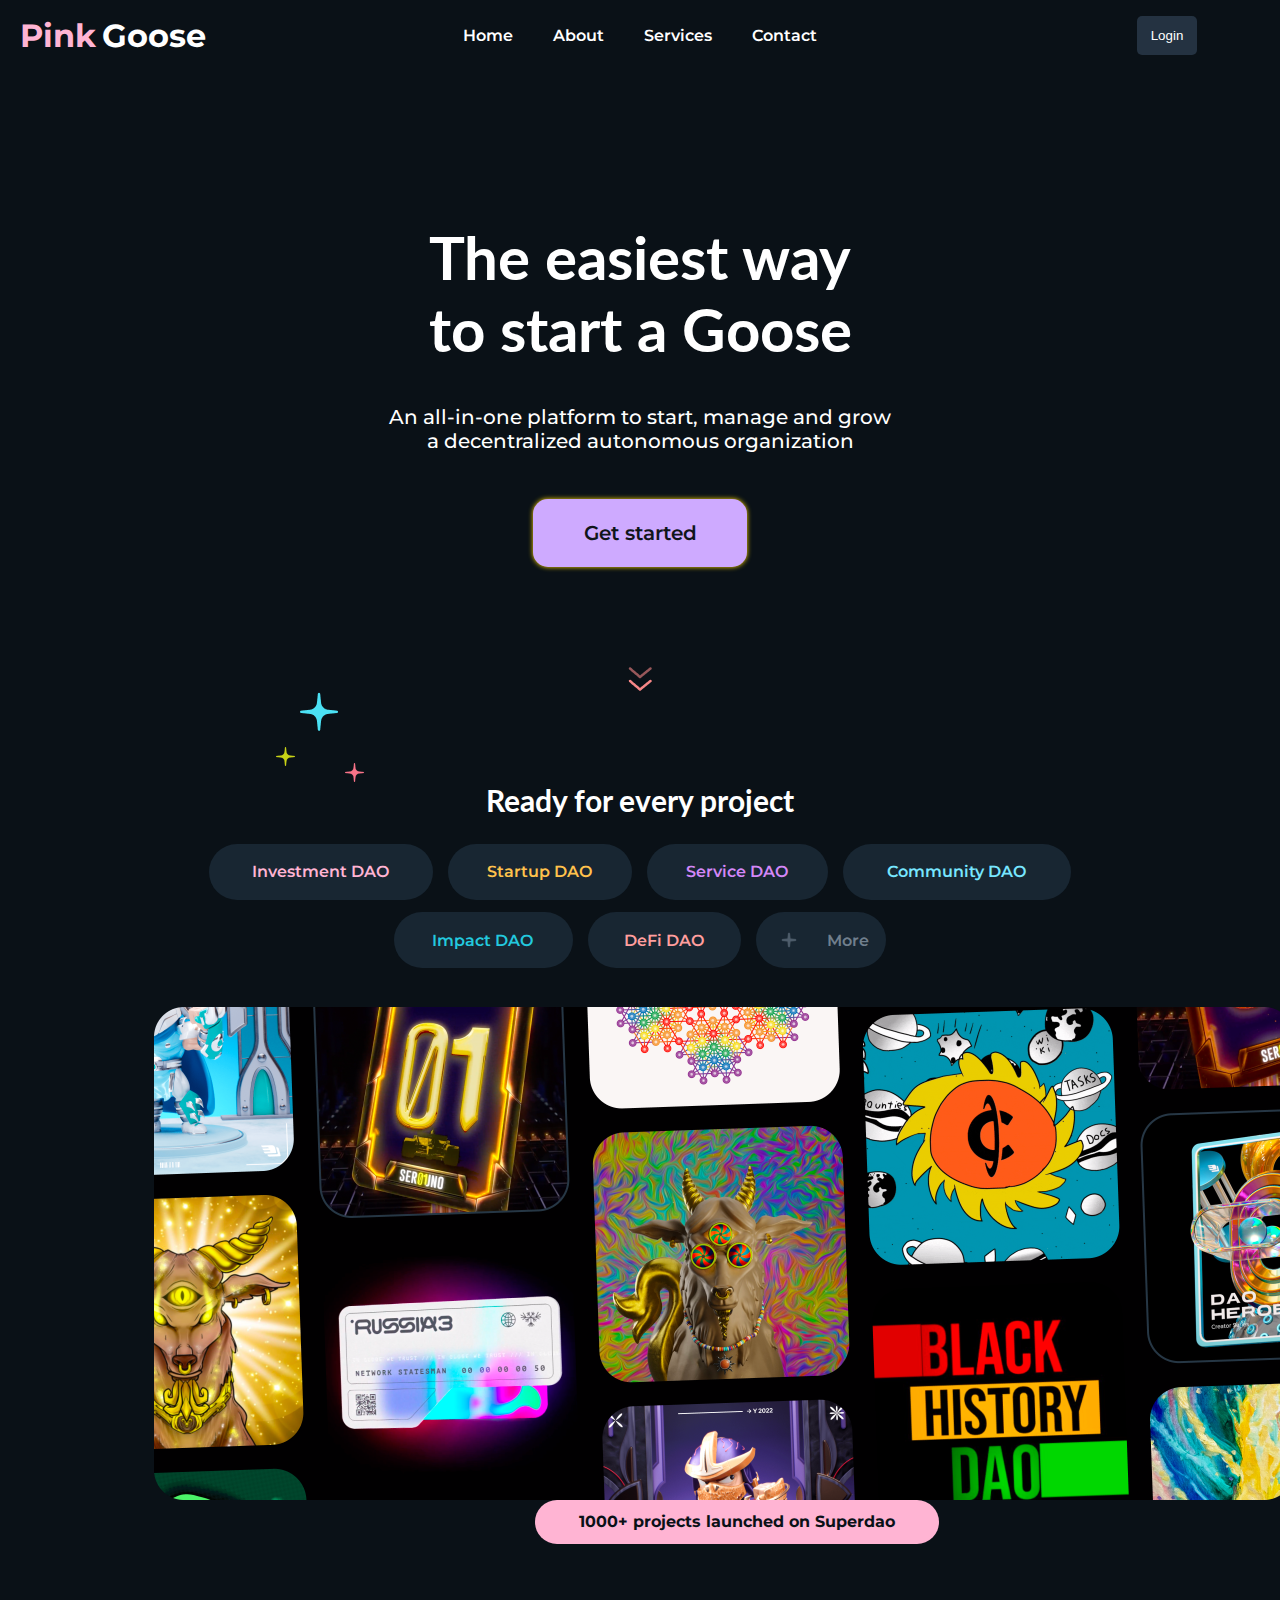
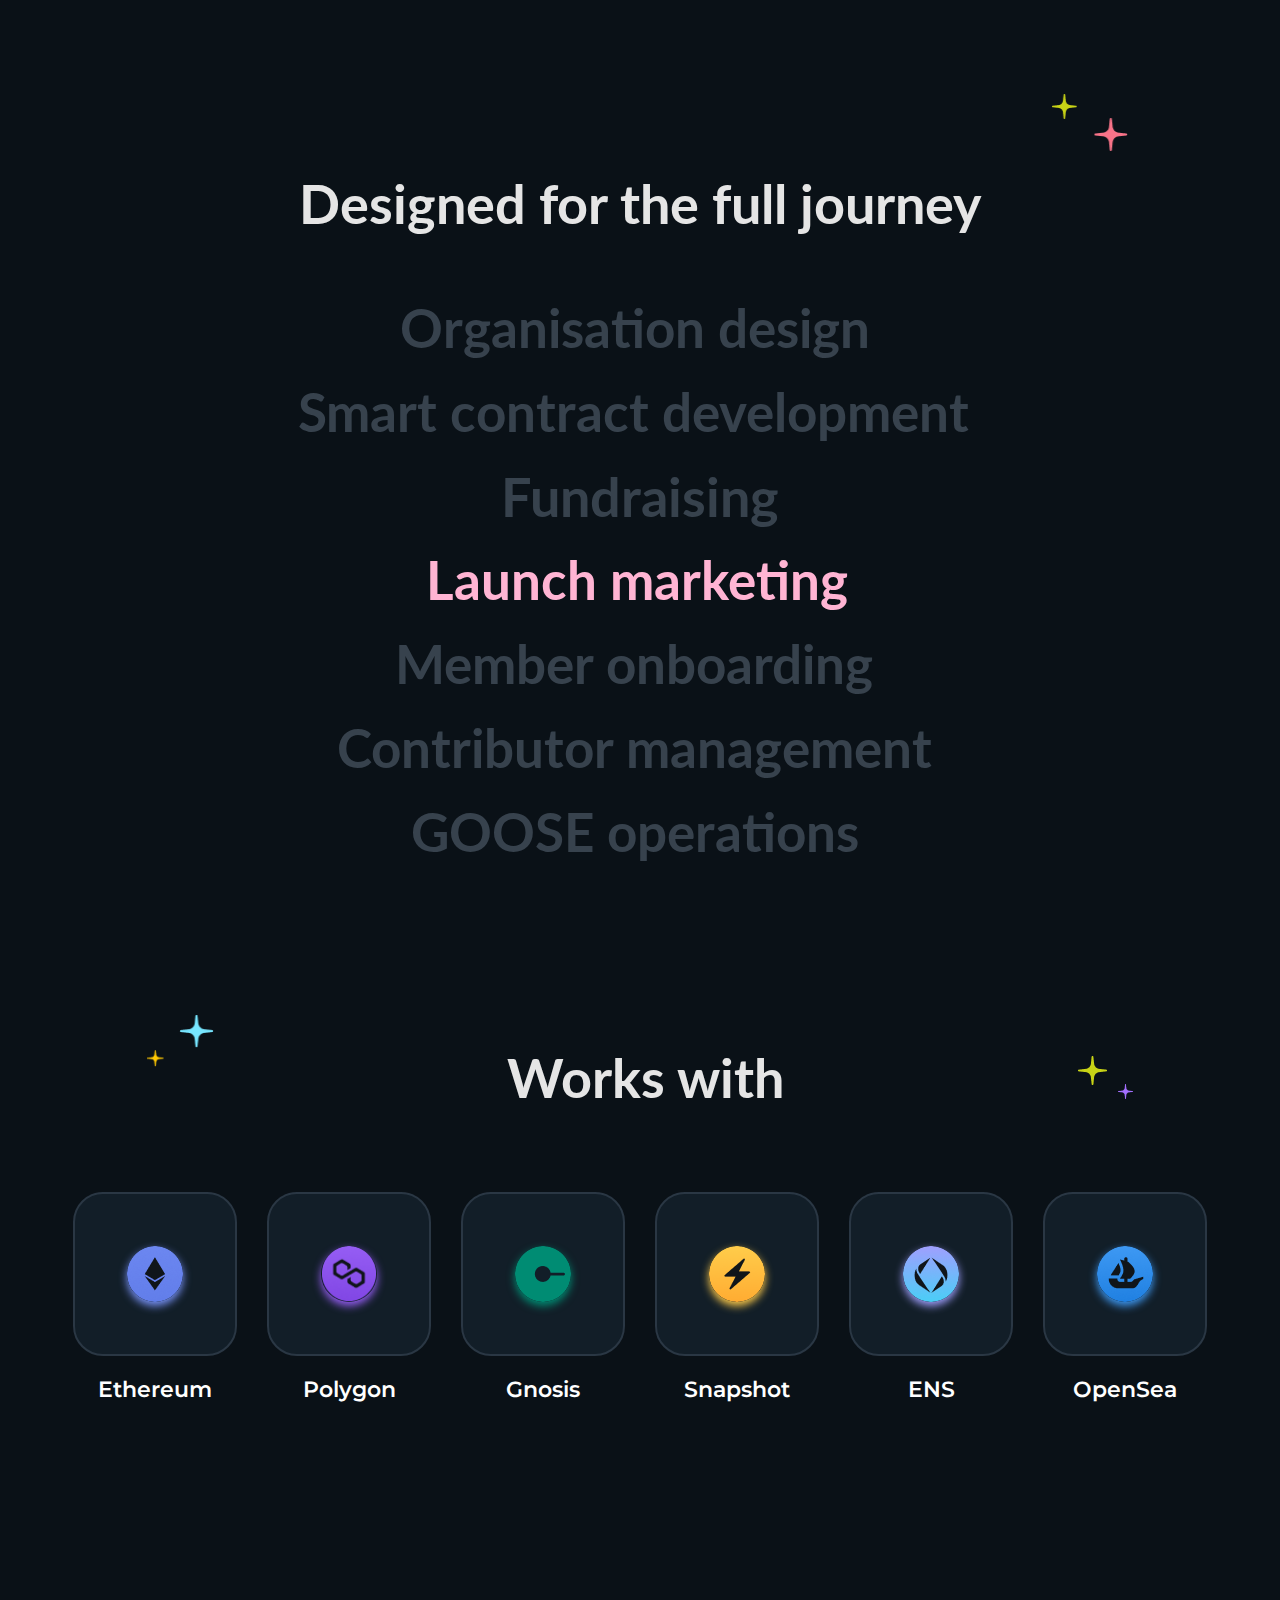
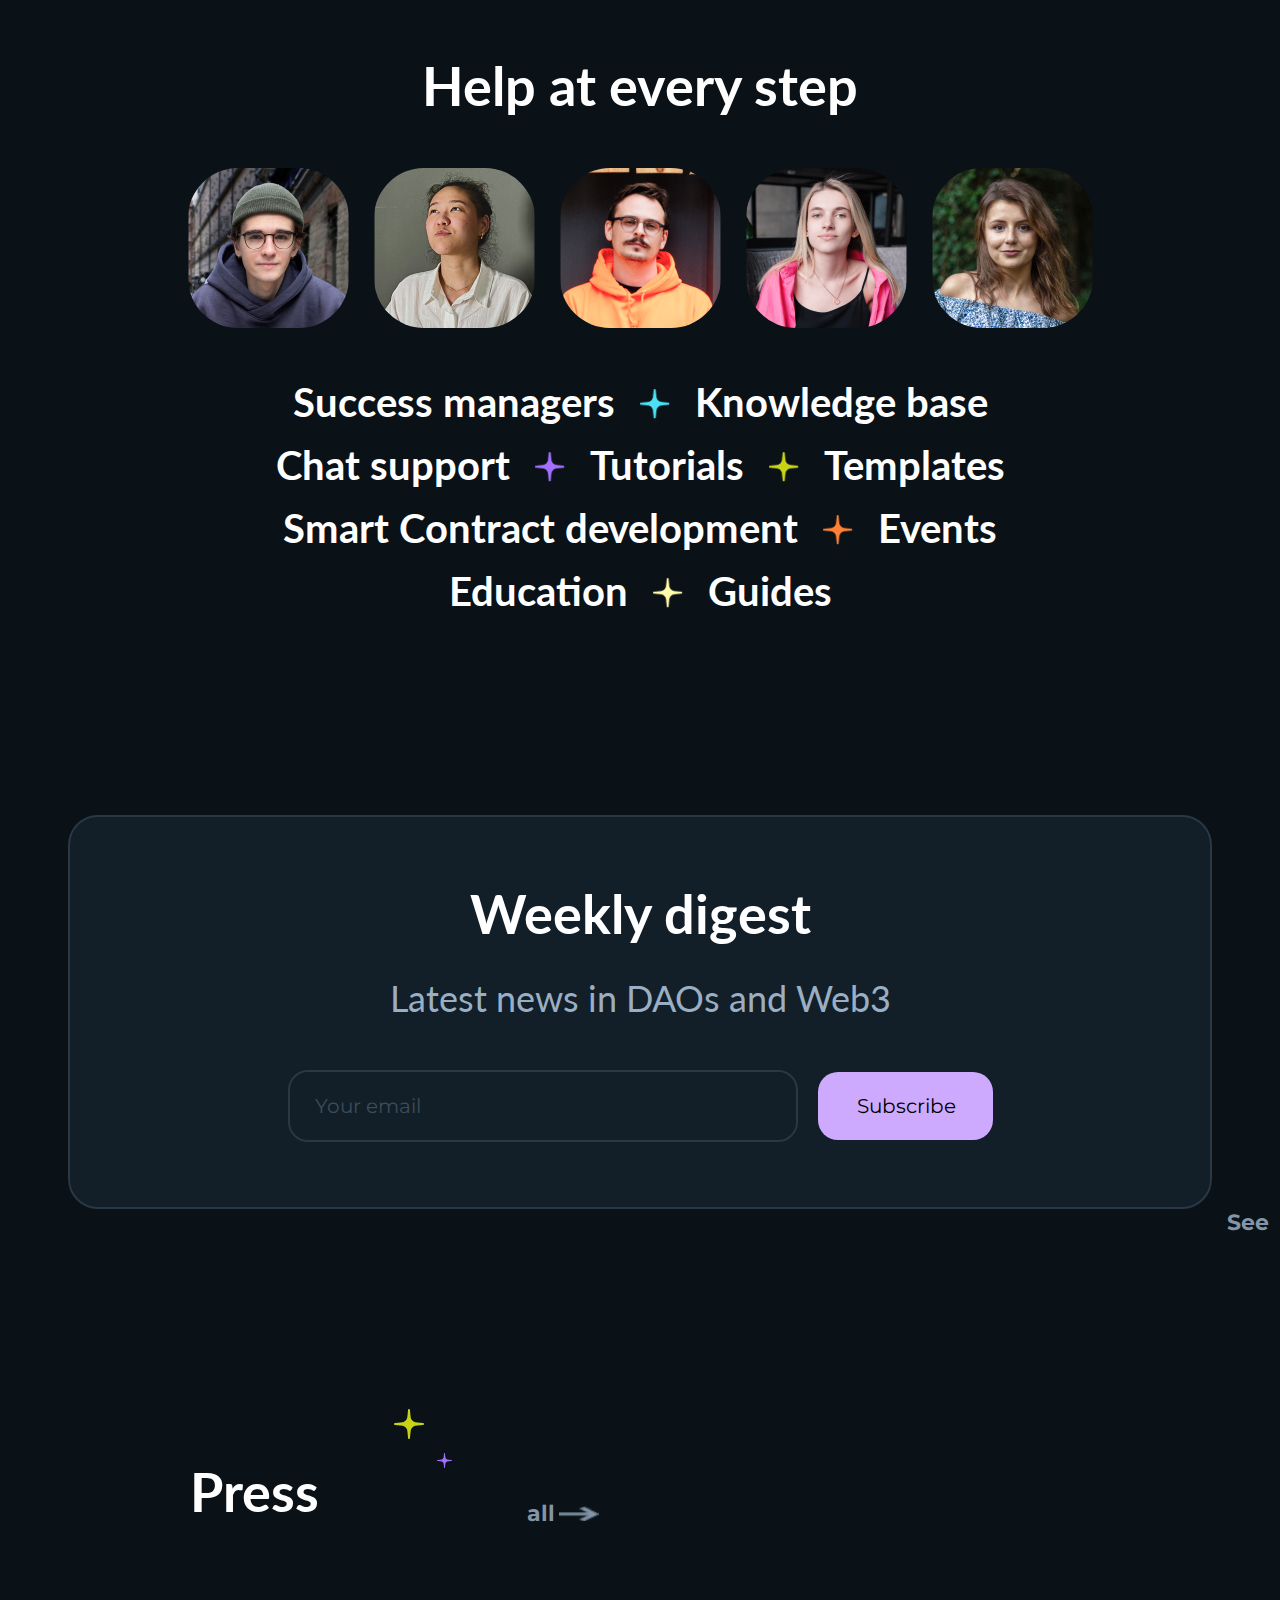
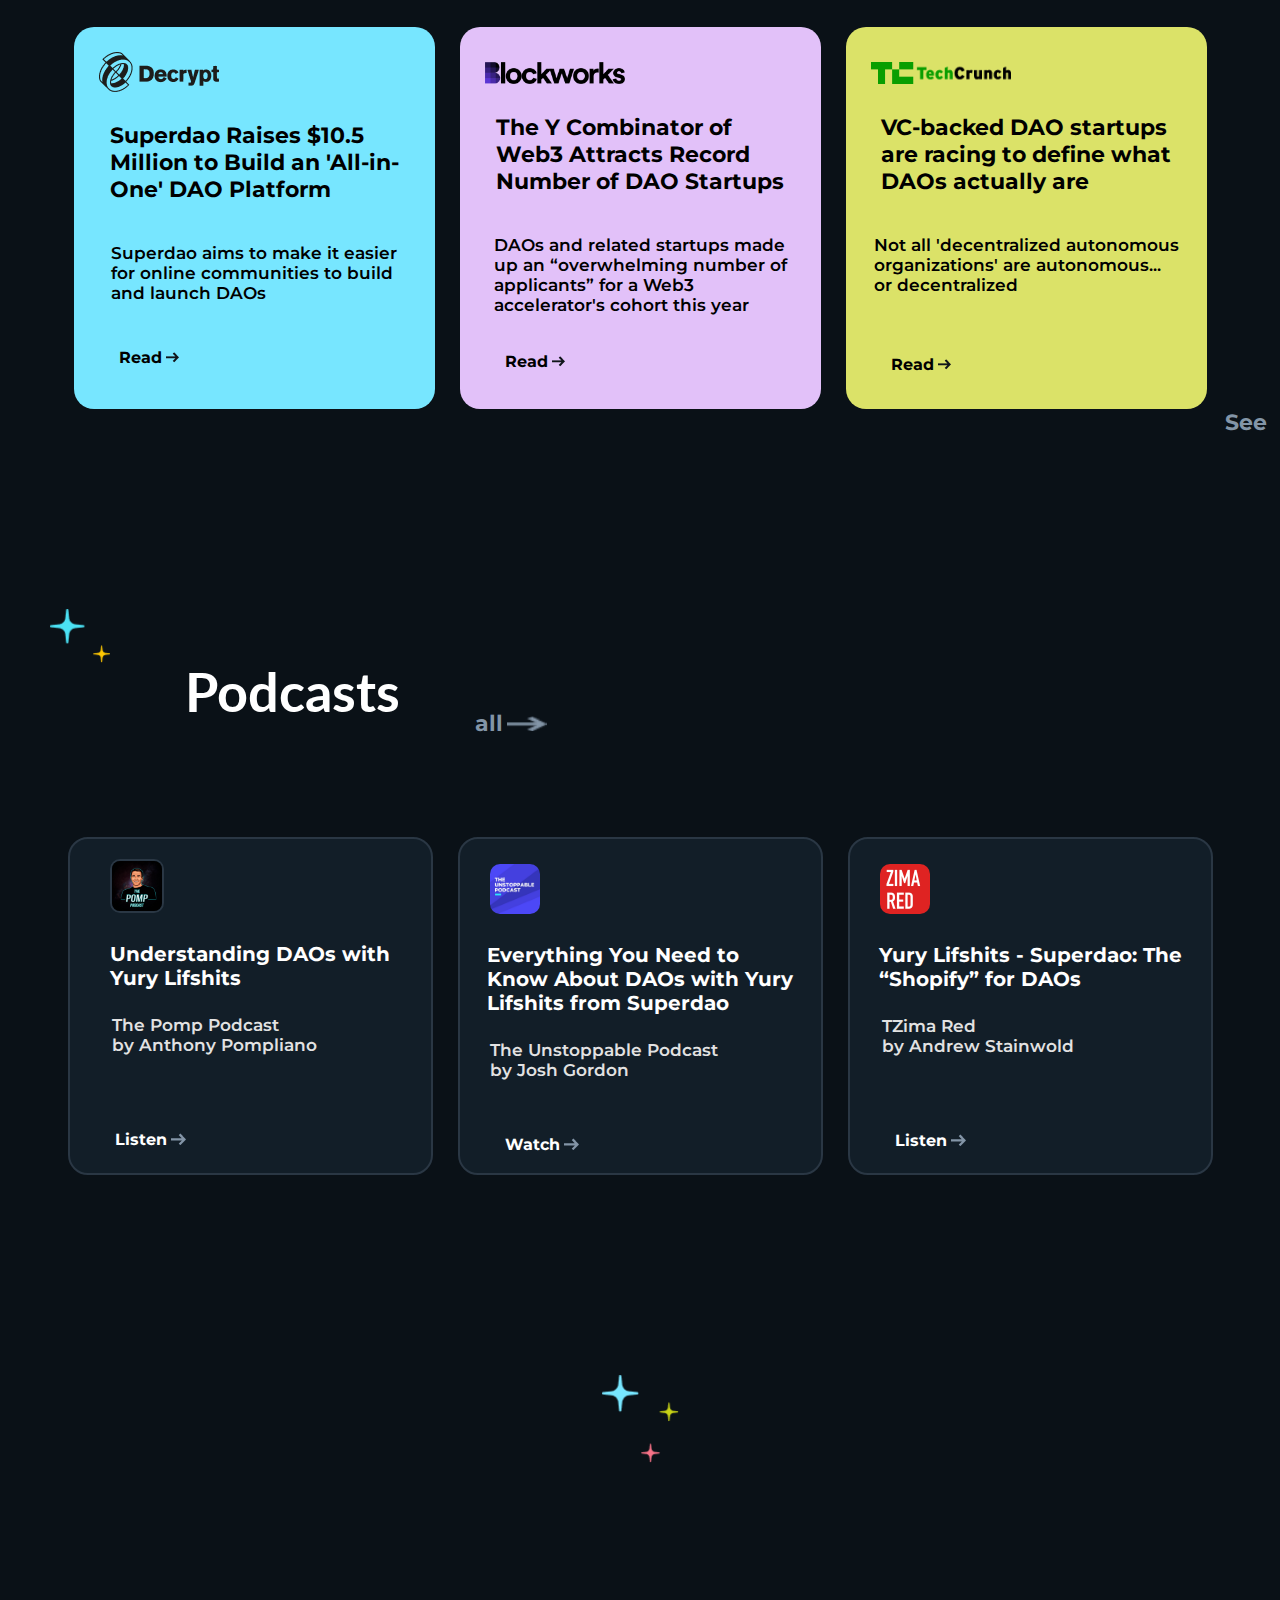
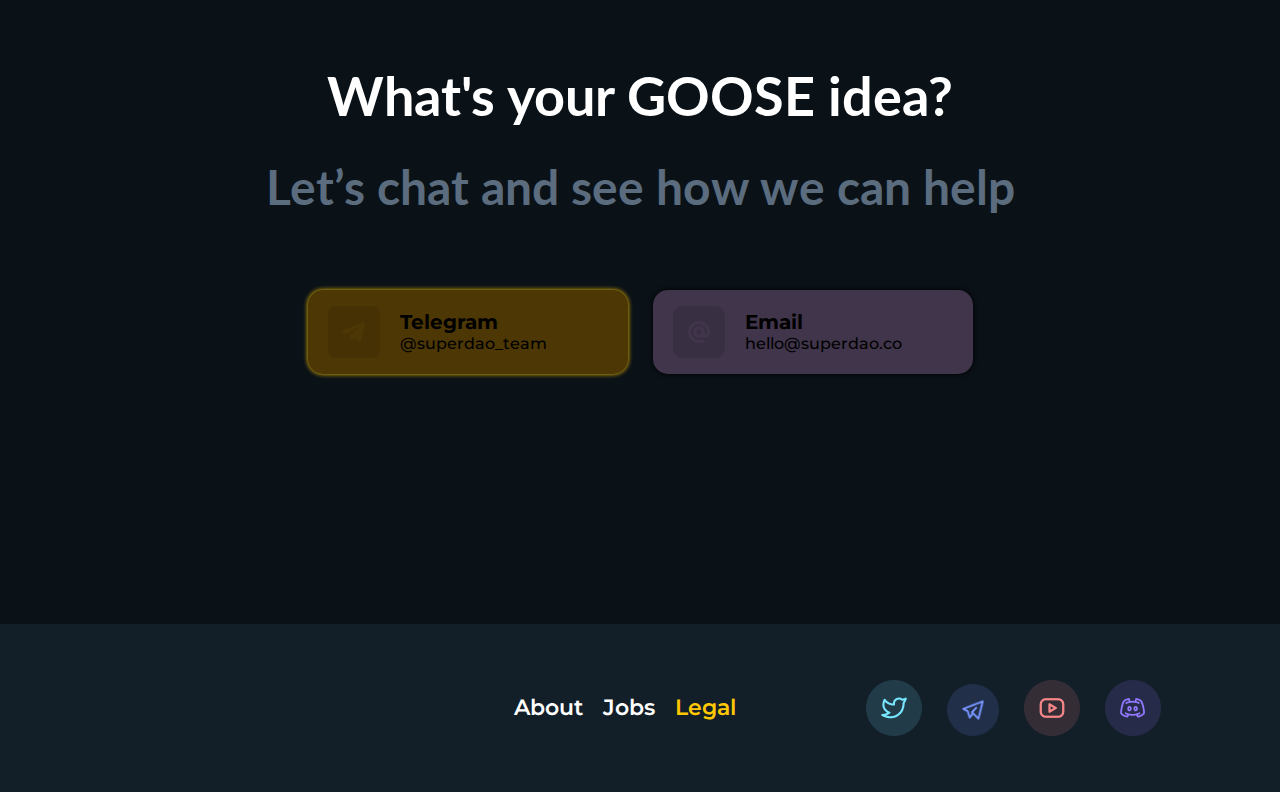
<file: index.html>
<!DOCTYPE html>
<html lang="en">

<head>
    <meta charset="UTF-8">
    <meta name="viewport" content="width=device-width, initial-scale=1.0">
    <title>Pink Goose</title>
    <link rel="stylesheet" href="style.css">
    <style>
        @import url('https://fonts.googleapis.com/css2?family=Montserrat:ital,wght@0,100..900;1,100..900&display=swap');
        @import url('https://fonts.googleapis.com/css2?family=Lato:ital,wght@0,100;0,300;0,400;0,700;0,900;1,100;1,300;1,400;1,700;1,900&family=Montserrat:ital,wght@0,100..900;1,100..900&display=swap');
    </style>
    </style>
</head>

<body>
    <header class="header">
        <h1 class="logo">
            <span class="pink">Pink</span>
            <span class="goose">Goose</span>
        </h1>
        <nav class="navigation">
            <a href="index.html">
                <span class="white-color">Home</span>
            </a>
            <a href="pinkgoose2.html">
                <span class="white-color">About</span>
            </a>
            <a href="pinkgoose3.html">
                <span class="white-color">Services</span>
            </a>
            <a href="pinkgoose4.html">
                <span class="white-color">Contact</span>
            </a>
        </nav>
        <div class="login-container">
            <button class="login-btn">Login</button>
        </div>
    </header>
    <main>
        <div class="main-text">
            <h1>The easiest way<br>to start a Goose</h1>
            <p class="dunnetekst">An all-in-one platform to start, manage and grow<br>a decentralized autonomous
                organization</p>
            <div class="getstarted-container">
                <button class="Getstarted-button">Get started</button>
                <div class="arrows-down">
                    <img src="images/icon/arrows-down.png" alt="arrows-down">
                </div>
                <div class="flex justifycontent">
                    <img src="images/icon/three-stars.png" alt="drie-sterren">
                </div>
                <div class="main-text2">Ready for every project</div>
            </div>
        </div>
        <div class="projects1">
            <div class="investment-container">
                <span class="investment-dao">Investment DAO</span>
            </div>
            <div class="startup-container">
                <span class="startup-dao">Startup DAO</span>
            </div>
            <div class="service-container">
                <span class="service-dao">Service DAO</span>
            </div>
            <div class="community-container">
                <span class="community-dao">Community DAO</span>
            </div>
        </div>
        <div class="projects2">
            <div class="impact-container">
                <span class="impact-dao">Impact DAO</span>
            </div>
            <div class="defi-container">
                <span class="defi-dao">DeFi DAO</span>
            </div>
            <div class="star_more-container">
                <img src="images/icon/star-dark.png" alt="star-dark" class="star-dark">
                <span class="more">More</span>
            </div>
        </div>
        <div class="gamebox-img">
            <img src="images/gamebox.png" alt="gamebox" class="gamebox">
            <div class="superdao-container">
                <span class="superdao-text">1000+ projects launched on Superdao</span>
            </div>
        </div>
        <div class="uitleg-text">
            <img src="images/icon/stars-1.png" alt="stars-1" class="stars-1">
            <span class="uitleg-text1">Designed for the full journey</span>
            <span class="uitleg-text2">Organisation design</span>
            <span class="uitleg-text3">Smart contract development</span>
            <span class="uitleg-text4">Fundraising</span>
            <span class="uitleg-text5">Launch marketing</span>
            <span class="uitleg-text6">Member onboarding</span>
            <span class="uitleg-text7">Contributor management</span>
            <span class="uitleg-text8">GOOSE operations</span>
        </div>
        <div class="crypto">
            <img src="images/icon/stars-4.png" alt="stars-4" class="stars-4">
            <span class="crypto-headtext">Works with</span>
            <img src="images/icon/stars-5.png" alt="stars-5" class="stars-5">
        </div>
        <div class="blokken-crypto">
            <div class="flexcol">
                <div class="ethereum-container">
                    <img src="images/icon/ethereum.png" alt="ethereum-logo" class="ethereum-logo">
                </div>
                <span class="module-text">Ethereum</span>
            </div>
            <div class="flexcol">
                <div class="polygon-container">
                    <img src="images/icon/matic.png" alt="polygon-logo" class="polygon-logo">
                </div>
                <span class="module-text">Polygon</span>
            </div>
            <div class="flexcol">
                <div class="gnosis-container">
                    <img src="images/icon/vector.png" alt="gnosis-logo" class="gnosis-logo">
                </div>
                <span class="module-text">Gnosis</span>
            </div>
            <div class="flexcol">
                <div class="snapshot-container">
                    <img src="images/icon/snapshot.png" alt="snapshot-logo" class="snapshot-logo">
                </div>
                <span class="module-text">Snapshot</span>
            </div>
            <div class="flexcol">
                <div class="ens-container">
                    <img src="images/icon/ens.png" alt="ens-logo" class="ens-logo">
                </div>
                <span class="module-text">ENS</span>
            </div>
            <div class="flexcol">
                <div class="opensea-container">
                    <img src="images/icon/open-sea.png" alt="opensea-logo" class="opensea-logo">
                </div>
                <span class="module-text">OpenSea</span>
            </div>
        </div>
        <div class="helping">
            <span class="help-text">Help at every step</span>
            <div class="helping-fotos">
                <img src="images/team/1.png" alt="persoon-1" class="persoon-1">
                <img src="images/team/4.png" alt="persoon-4" class="persoon-4">
                <img src="images/team/2.png" alt="persoon-2" class="persoon-2">
                <img src="images/team/3.png" alt="persoon-3" class="persoon-3">
                <img src="images/team/5.png" alt="persoon-5" class="persoon-5">
            </div>
            <div class="help-text2">
                <span class="success-managers">Success managers</span>
                <img src="images/Star 20.png" alt="ster-20" class="ster-20">
                <span class="knowledge-b">Knowledge base</span>
            </div>
            <div class="help-text3">
                <span class="chat-s">Chat support</span>
                <img src="images/Star 23.png" alt="ster-23" class="ster-23">
                <span class="tutorials">Tutorials</span>
                <img src="images/Star 22.png" alt="ster-22" class="ster-22">
                <span class="templates">Templates</span>
            </div>
            <div class="help-text4">
                <span class="scd">Smart Contract development</span>
                <img src="images/Star 21.png" alt="ster-21" class="ster-21">
                <span class="events">Events</span>
            </div>
            <div class="help-text5">
                <span class="education">Education</span>
                <img src="images/Star 24.png" alt="ster-24" class="ster-24">
                <span class="guides">Guides</span>
            </div>
        </div>
        <div class="subs">
            <div class="subs-container">
                <span class="weekly-d">Weekly digest</span>
                <span class="news-text">Latest news in DAOs and Web3</span>
                <div class="subs-row">
                    <div class="subsmail-container">
                        <span class="subsmail-text">Your email</span>
                    </div>
                    <div class="register-container">
                        <span class="register-text">Subscribe</span>
                    </div>
                </div>
            </div>
        </div>
        <div class="press-container">
            <span class="press">Press</span>
            <img src="images/icon/stars-2.png" alt="ster-2" class="ster-2">
            <div class="arrow-container">
                <span class="arrow-text">See all</span>
                <img src="images/icon/arrow-light.png" alt="light-arrow" class="light-arrow">
            </div>
        </div>
        <div class="container-press">
            <div class="press-container1">
                <img src="images/decrypt.png" alt="dcrypt-foto1" class="dcrypt-foto1">
                <span class="dcrypt-text1">Superdao Raises $10.5<br>Million to Build an 'All-in-<br>One' DAO
                    Platform</span>
                <span class="dcrypt-text1-1">Superdao aims to make it easier<br>for online communities to build<br>and
                    launch DAOs</span>
                <div class="dcrypt-readarrow1">
                    <span class="dcrypt-read1">Read</span>
                    <img src="images/icon/arrow.png" alt="arrow-dark1" class="arrow-dark1">
                </div>
            </div>
            <div class="press-container2">
                <img src="images/blockworks.png" alt="dcrypt-foto2" class="dcrypt-foto2">
                <span class="dcrypt-text2">The Y Combinator of<br>Web3 Attracts Record<br>Number of DAO Startups</span>
                <span class="dcrypt-text2-1">DAOs and related startups made<br>up an “overwhelming number
                    of<br>applicants” for a Web3<br>accelerator's cohort this year</span>
                <div class="dcrypt-readarrow2">
                    <span class="dcrypt-read2">Read</span>
                    <img src="images/icon/arrow.png" alt="arrow-dark2" class="arrow-dark2">
                </div>
            </div>
            <div class="press-container3">
                <img src="images/techcrunch.png" alt="dcrypt-foto3" class="dcrypt-foto3">
                <span class="dcrypt-text3">VC-backed DAO startups<br>are racing to define what<br>DAOs actually
                    are</span>
                <span class="dcrypt-text3-1">Not all 'decentralized autonomous<br>organizations' are autonomous...<br>or
                    decentralized</span>
                <div class="dcrypt-readarrow3">
                    <span class="dcrypt-read3">Read</span>
                    <img src="images/icon/arrow.png" alt="arrow-dark3" class="arrow-dark3">
                </div>
            </div>
        </div>
        <div class="podcasts-container">
            <img src="images/icon/stars-3.png" alt="ster-3" class="ster-3">
            <span class="podcast">Podcasts</span>
            <div class="arrow-containerpodcast">
                <span class="arrow-textpodcast">See all</span>
                <img src="images/icon/arrow-light.png" alt="light-arrowpodcast" class="light-arrowpodcast">
            </div>
        </div>
        <div class="podcast-blokken">
            <div class="podcast-blok1">
                <img src="images/1.png" alt="img1" class="img1">
                <span class="pomp-podcasttext1">Understanding DAOs with<br>Yury Lifshits</span>
                <span class="pomp-podcasttext2">The Pomp Podcast<br>by Anthony Pompliano</span>
                <div class="podcast-listen-arrow">
                    <span class="podcast-listenarrow">Listen</span>
                    <img src="images/icon/arrow-light.png" alt="listen-arrow" class="listen-arrow">
                </div>
            </div>
            <div class="podcast-blok2">
                <img src="images/2.png" alt="img2" class="img2">
                <span class="unstop-podcasttext1">Everything You Need to<br>Know About DAOs with Yury<br>Lifshits from
                    Superdao</span>
                <span class="unstop-podcasttext2">The Unstoppable Podcast<br>by Josh Gordon</span>
                <div class="podcast-watch-arrow">
                    <span class="podcast-watcharrow">Watch</span>
                    <img src="images/icon/arrow-light.png" alt="watch-arrow" class="watch-arrow">
                </div>
            </div>
            <div class="podcast-blok3">
                <img src="images/3.png" alt="img3" class="img3">
                <span class="zima-podcasttext1">Yury Lifshits - Superdao: The<br>“Shopify” for DAOs</span>
                <span class="zima-podcasttext2">TZima Red<br>by Andrew Stainwold</span>
                <div class="podcast-listen-arrowzima">
                    <span class="podcast-listenarrowzima">Listen</span>
                    <img src="images/icon/arrow-light.png" alt="listen-arrowzima" class="listen-arrowzima">
                </div>
            </div>
        </div>
        <div class="ster-middencont">
            <img src="images/star67.png" alt="ster-midden" class="ster-midden">
        </div>
        <div class="footer-container">
            <span class="footer-text1">What's your GOOSE idea?</span>
        </div>
        <div class="footer-container2">
            <span class="footer-text2">Let’s chat and see how we can help</span>
        </div>
        <div class="footer-blokken">
            <div class="footer-blok1">
                <img src="images/icon/telegram.png" alt="footer-telegram" class="footer-telegram">
                <div class="footer-textblok">
                    <span class="footerblok1-text1">Telegram</span>
                    <span class="footerblok1-text2">@superdao_team</span>
                </div>
            </div>
            <div class="footer-blok2">
                <img src="images/icon/email.png" alt="footer-email" class="footer-email">
                <div class="footer-textblok1">
                    <span class="footerblok2-text1">Email</span>
                    <span class="footerblok2-text2">hello@superdao.co</span>
                </div>
            </div>
        </div>
        <div class="montserrat-lettertype"></div>
        <div class="lato-lettertype"></div>
    </main>
    <footer>
        <div class="footer-container01">
            <div class="footer-container01-texts">
                <span class="footer-container01-texts1">About</span>
                <span class="footer-container01-texts2">Jobs</span>
                <span class="footer-container01-texts3">Legal</span>
            </div>
            <div class="footer-container-socials">
                <img src="images/icon/twitter-icon.png" alt="footer-twitter" class="footer-twitter">
                <img src="images/icon/telegram-icon.png" alt="footer-telegram" class="footer-telegram">
                <img src="images/icon/youtube-icon.png" alt="footer-youtube" class="footer-youtube">
                <img src="images/icon/discord-icon.png" alt="footer-discord" class="footer-discord">
            </div>
        </div>
    </footer>
</body>
</html>
</file>
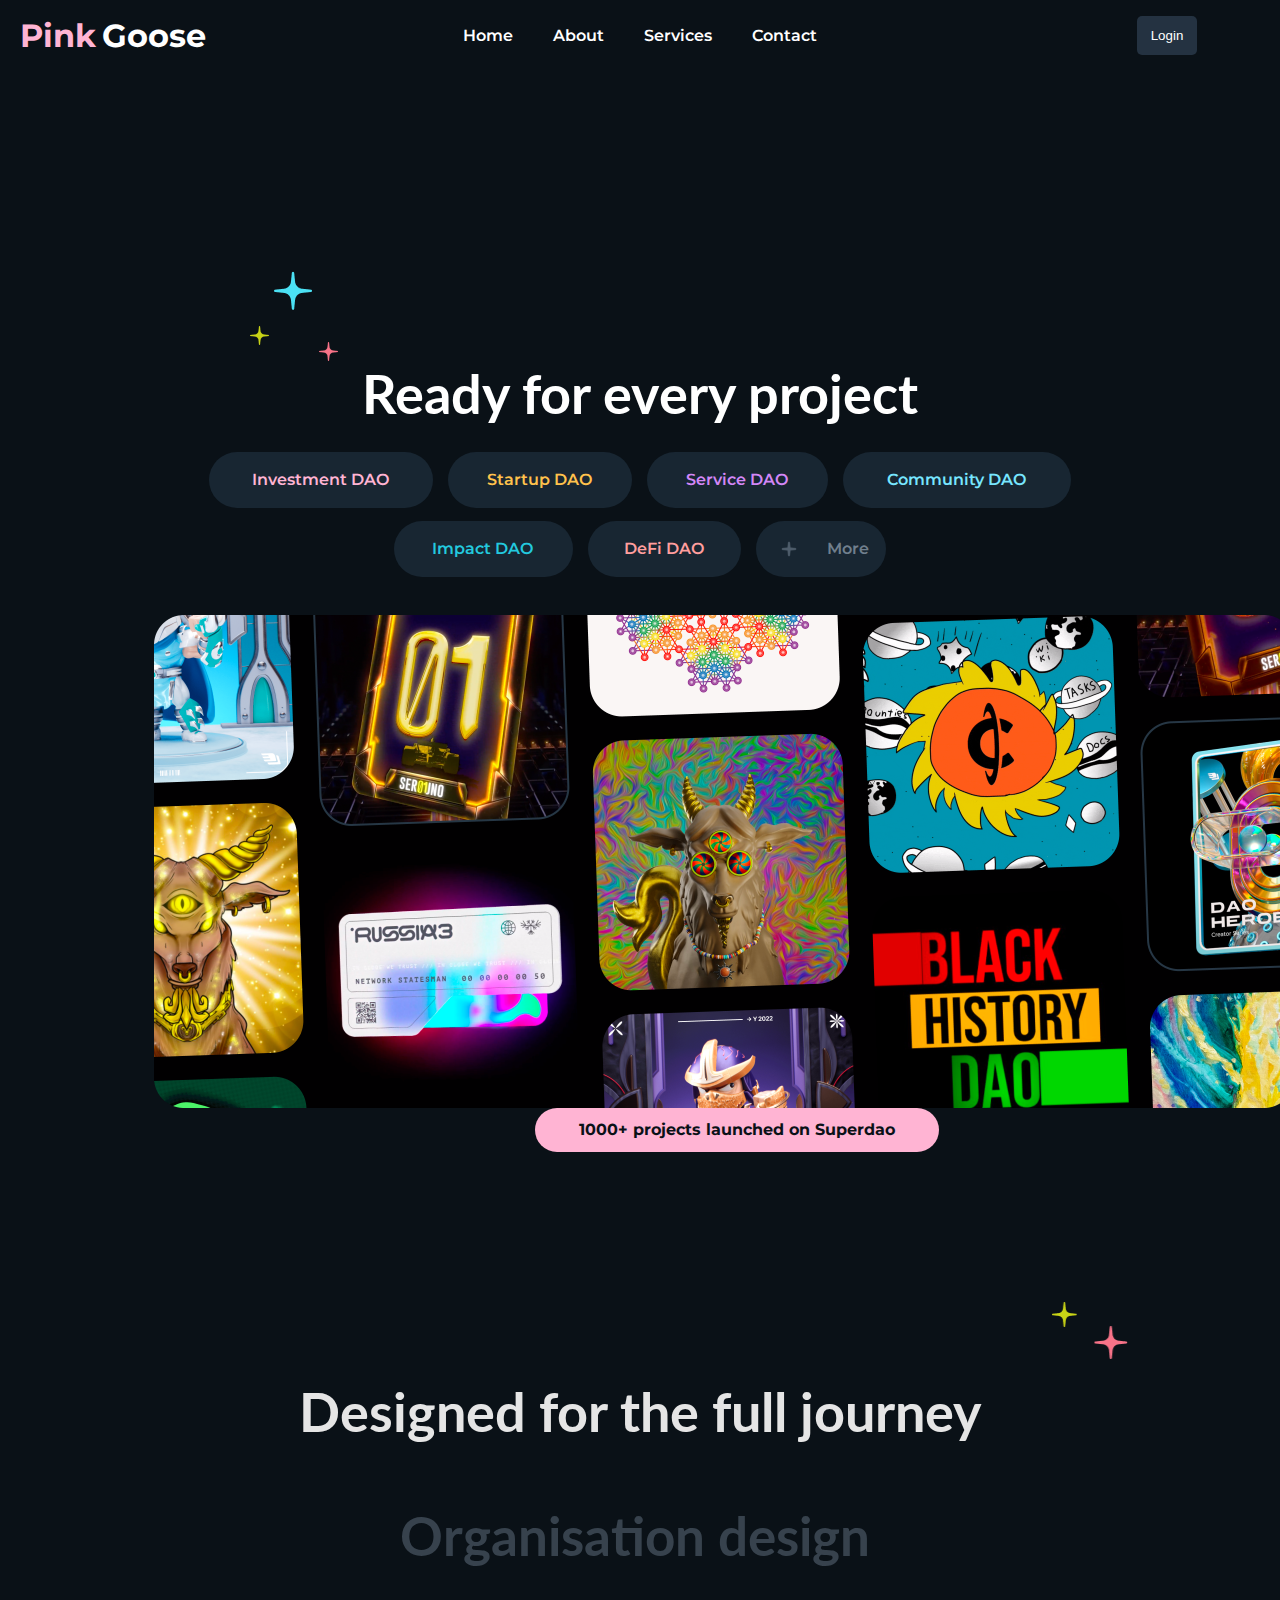
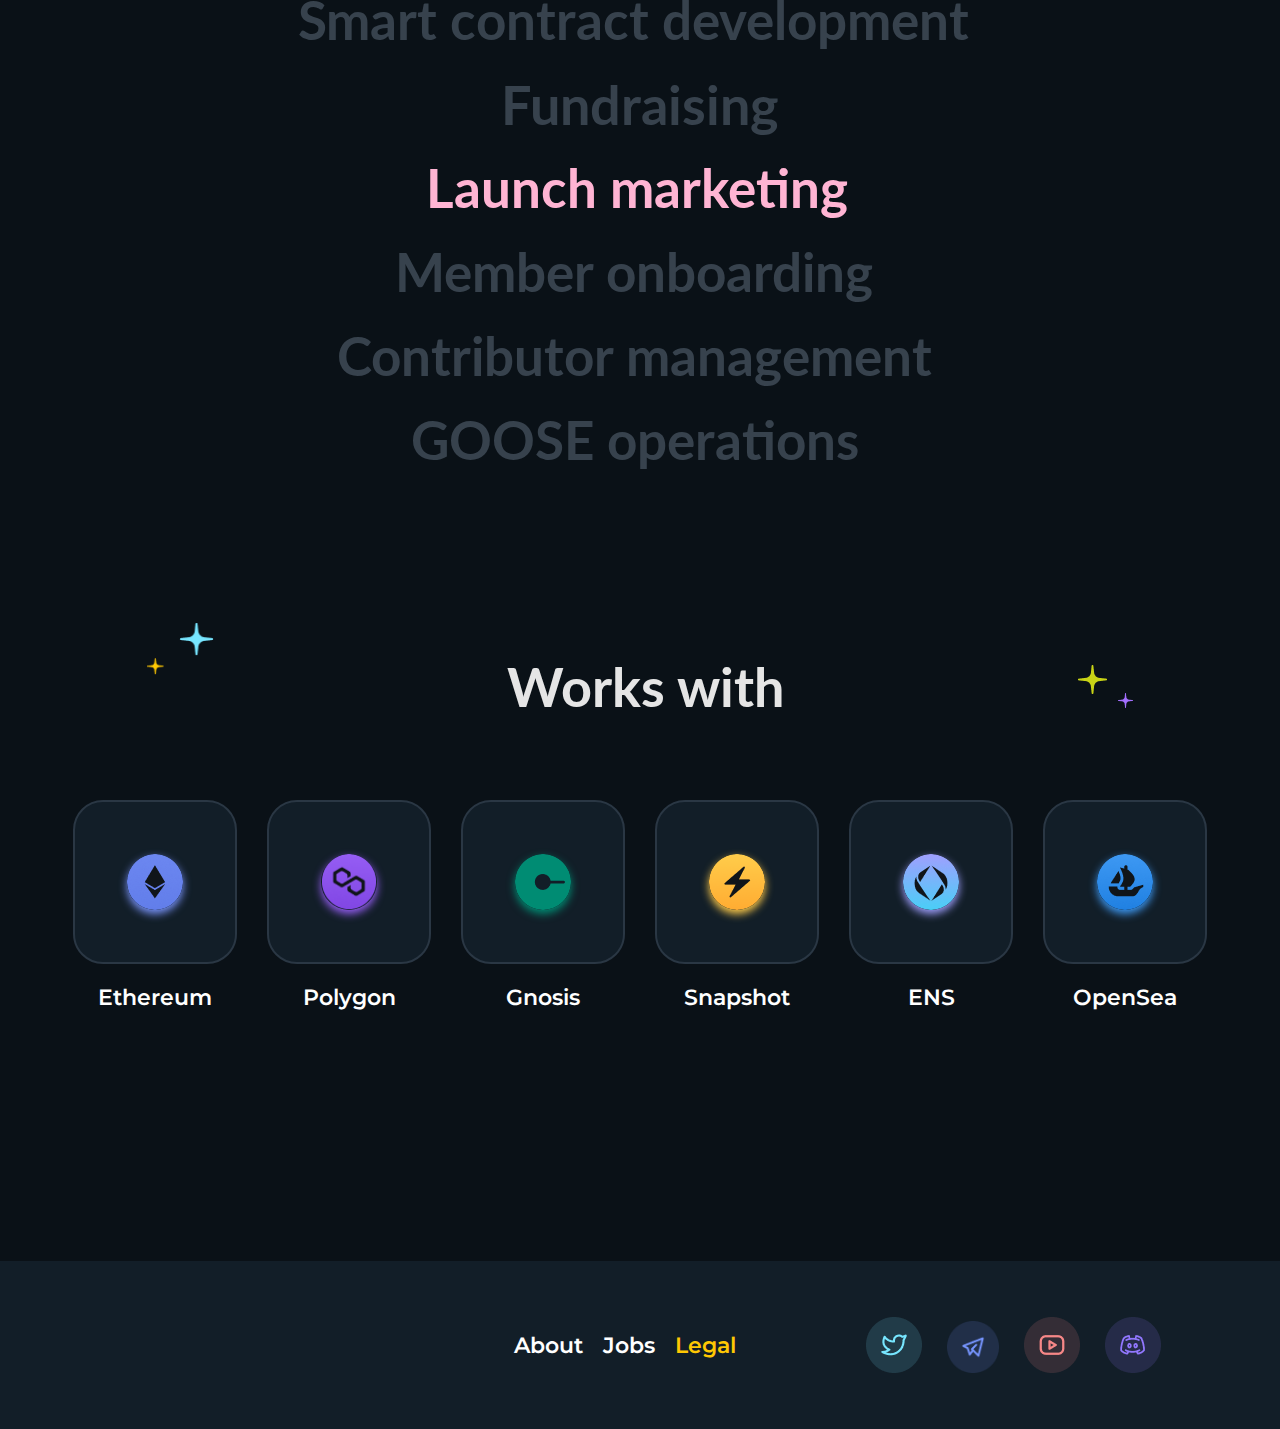
<file: pinkgoose2.html>
<!DOCTYPE html>
<html lang="en">

<head>
    <meta charset="UTF-8">
    <meta name="viewport" content="width=device-width, initial-scale=1.0">
    <title>Pink Goose</title>
    <link rel="stylesheet" href="style.css">
    <style>
        @import url('https://fonts.googleapis.com/css2?family=Montserrat:ital,wght@0,100..900;1,100..900&display=swap');
        @import url('https://fonts.googleapis.com/css2?family=Lato:ital,wght@0,100;0,300;0,400;0,700;0,900;1,100;1,300;1,400;1,700;1,900&family=Montserrat:ital,wght@0,100..900;1,100..900&display=swap');
    </style>
    </style>
</head>

<body>
    <header class="header">
        <h1 class="logo">
            <span class="pink">Pink</span>
            <span class="goose">Goose</span>
        </h1>
        <nav class="navigation">
            <a href="index.html">
                <span class="white-color">Home</span>
            </a>
            <a href="pinkgoose2.html">
                <span class="white-color">About</span>
            </a>
            <a href="pinkgoose3.html">
                <span class="white-color">Services</span>
            </a>
            <a href="pinkgoose4.html">
                <span class="white-color">Contact</span>
            </a>
        </nav>
        <div class="login-container">
            <button class="login-btn">Login</button>
        </div>
    </header>
    <main>
        <div class="flex2justifycontent2">
            <img src="images/icon/three-stars.png" alt="drie-sterren">
        </div>
        <div class="main2-text2">Ready for every project</div>
        </div>
        </div>
        <div class="projects1">
            <div class="investment-container">
                <span class="investment-dao">Investment DAO</span>
            </div>
            <div class="startup-container">
                <span class="startup-dao">Startup DAO</span>
            </div>
            <div class="service-container">
                <span class="service-dao">Service DAO</span>
            </div>
            <div class="community-container">
                <span class="community-dao">Community DAO</span>
            </div>
        </div>
        <div class="projects2">
            <div class="impact-container">
                <span class="impact-dao">Impact DAO</span>
            </div>
            <div class="defi-container">
                <span class="defi-dao">DeFi DAO</span>
            </div>
            <div class="star_more-container">
                <img src="images/icon/star-dark.png" alt="star-dark" class="star-dark">
                <span class="more">More</span>
            </div>
        </div>
        <div class="gamebox-img">
            <img src="images/gamebox.png" alt="gamebox" class="gamebox">
            <div class="superdao-container">
                <span class="superdao-text">1000+ projects launched on Superdao</span>
            </div>
        </div>
        <div class="uitleg-text">
            <img src="images/icon/stars-1.png" alt="stars-1" class="stars-1">
            <span class="uitleg-text1">Designed for the full journey</span>
            <span class="uitleg-text2">Organisation design</span>
            <span class="uitleg-text3">Smart contract development</span>
            <span class="uitleg-text4">Fundraising</span>
            <span class="uitleg-text5">Launch marketing</span>
            <span class="uitleg-text6">Member onboarding</span>
            <span class="uitleg-text7">Contributor management</span>
            <span class="uitleg-text8">GOOSE operations</span>
        </div>
        <div class="crypto">
            <img src="images/icon/stars-4.png" alt="stars-4" class="stars-4">
            <span class="crypto-headtext">Works with</span>
            <img src="images/icon/stars-5.png" alt="stars-5" class="stars-5">
        </div>
        <div class="blokken-crypto">
            <div class="flexcol">
                <div class="ethereum-container">
                    <img src="images/icon/ethereum.png" alt="ethereum-logo" class="ethereum-logo">
                </div>
                <span class="module-text">Ethereum</span>
            </div>
            <div class="flexcol">
                <div class="polygon-container">
                    <img src="images/icon/matic.png" alt="polygon-logo" class="polygon-logo">
                </div>
                <span class="module-text">Polygon</span>
            </div>
            <div class="flexcol">
                <div class="gnosis-container">
                    <img src="images/icon/vector.png" alt="gnosis-logo" class="gnosis-logo">
                </div>
                <span class="module-text">Gnosis</span>
            </div>
            <div class="flexcol">
                <div class="snapshot-container">
                    <img src="images/icon/snapshot.png" alt="snapshot-logo" class="snapshot-logo">
                </div>
                <span class="module-text">Snapshot</span>
            </div>
            <div class="flexcol">
                <div class="ens-container">
                    <img src="images/icon/ens.png" alt="ens-logo" class="ens-logo">
                </div>
                <span class="module-text">ENS</span>
            </div>
            <div class="flexcol">
                <div class="opensea-container">
                    <img src="images/icon/open-sea.png" alt="opensea-logo" class="opensea-logo">
                </div>
                <span class="module-text">OpenSea</span>
            </div>
        </div>
    </main>
    <footer>
        <div class="footer-container01">
            <div class="footer-container01-texts">
                <span class="footer-container01-texts1">About</span>
                <span class="footer-container01-texts2">Jobs</span>
                <span class="footer-container01-texts3">Legal</span>
            </div>
            <div class="footer-container-socials">
                <img src="images/icon/twitter-icon.png" alt="footer-twitter" class="footer-twitter">
                <img src="images/icon/telegram-icon.png" alt="footer-telegram" class="footer-telegram">
                <img src="images/icon/youtube-icon.png" alt="footer-youtube" class="footer-youtube">
                <img src="images/icon/discord-icon.png" alt="footer-discord" class="footer-discord">
            </div>
        </div>
    </footer>
</body>

</html>
</file>
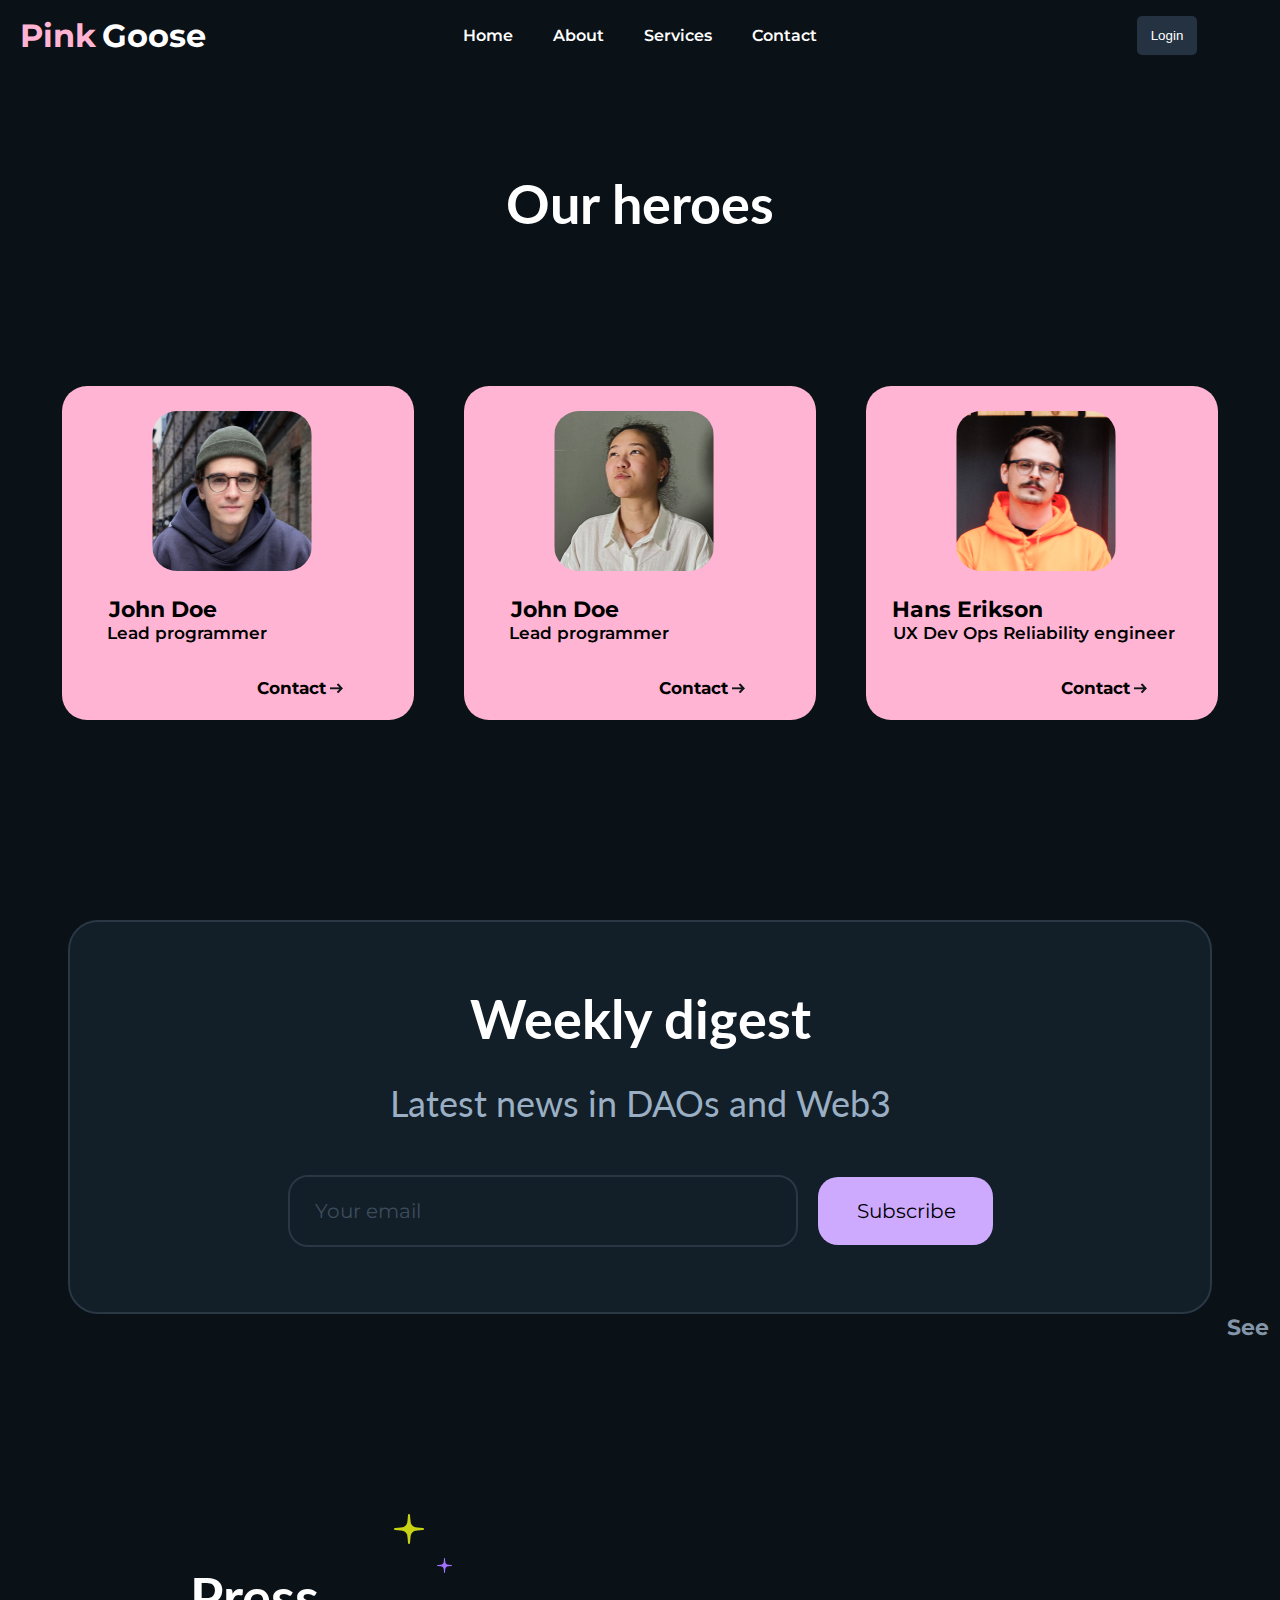
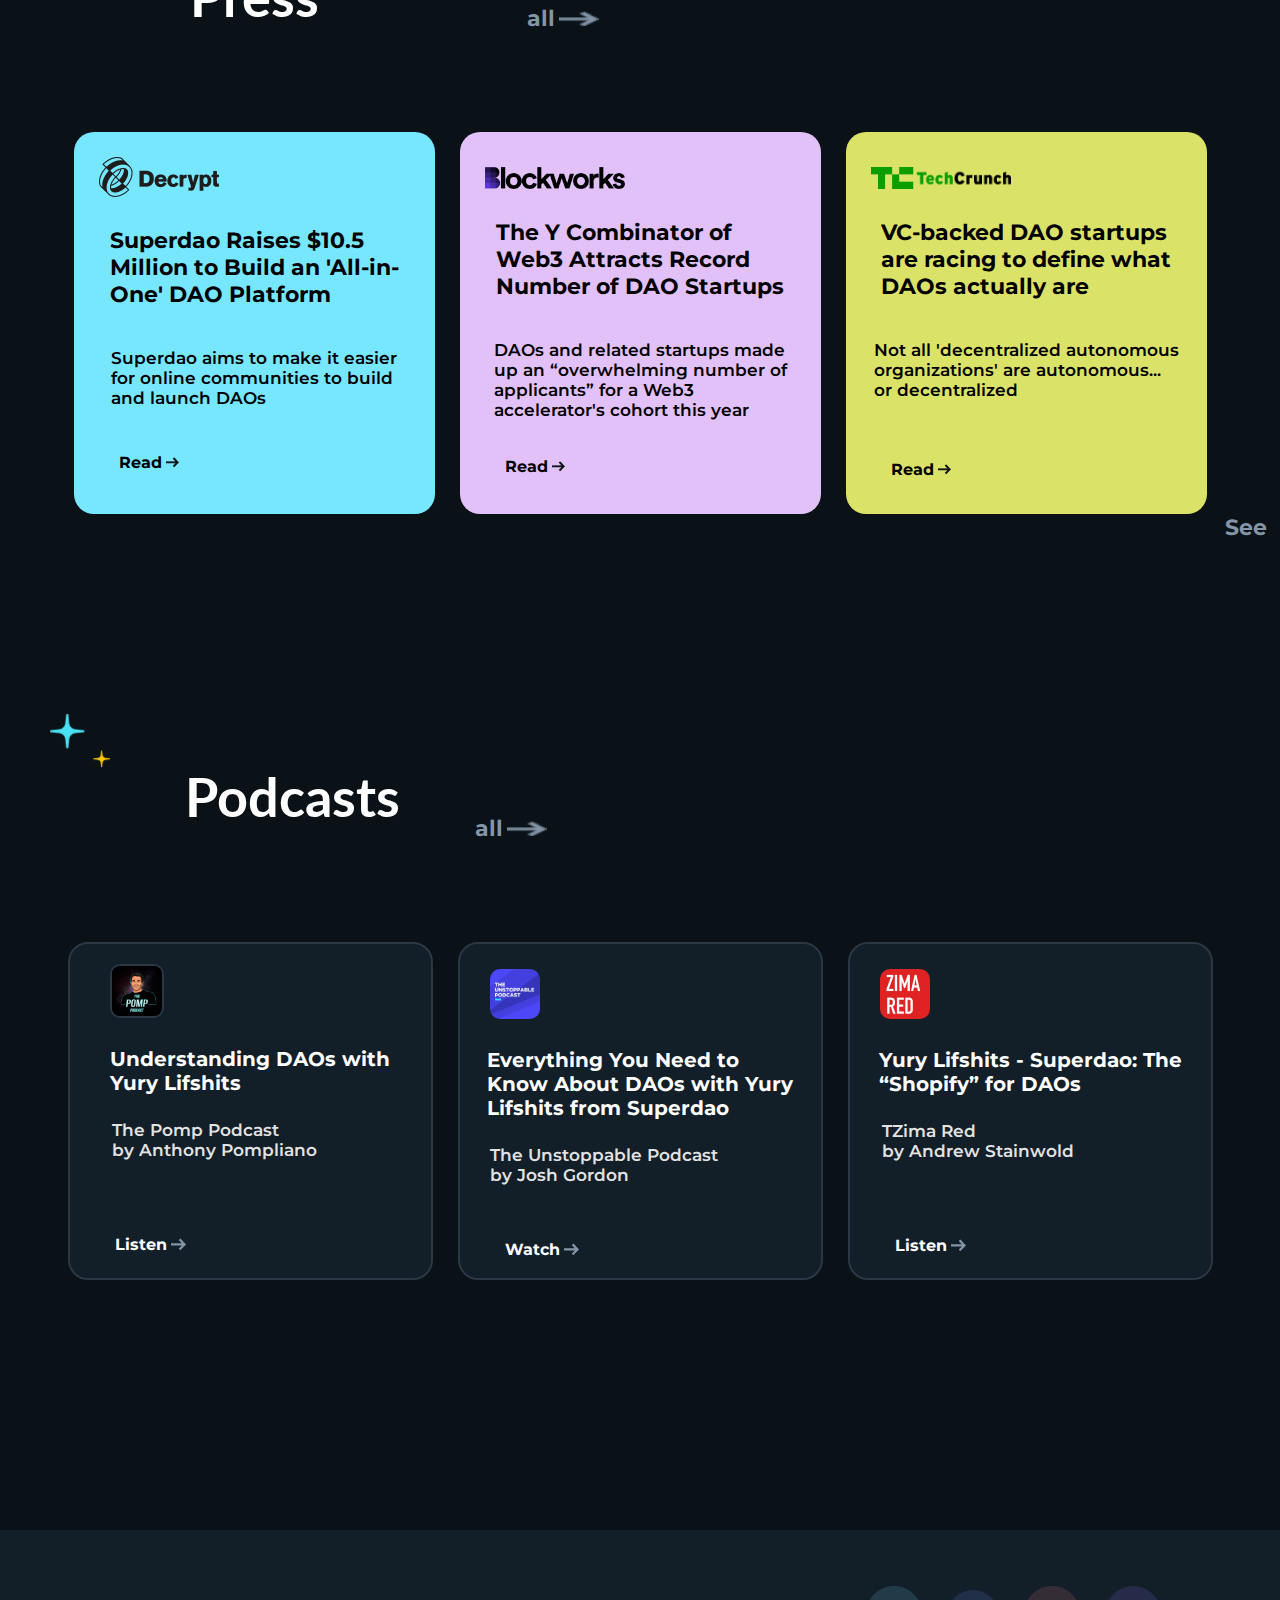
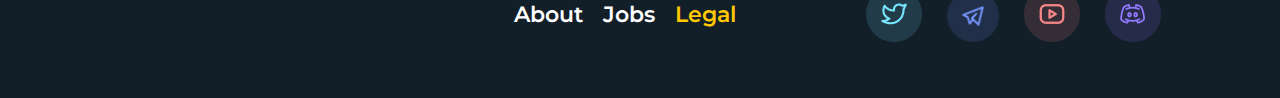
<file: pinkgoose3.html>
<!DOCTYPE html>
<html lang="en">

<head>
    <meta charset="UTF-8">
    <meta name="viewport" content="width=device-width, initial-scale=1.0">
    <title>Pink Goose</title>
    <link rel="stylesheet" href="style.css">
    <style>
        @import url('https://fonts.googleapis.com/css2?family=Montserrat:ital,wght@0,100..900;1,100..900&display=swap');
        @import url('https://fonts.googleapis.com/css2?family=Lato:ital,wght@0,100;0,300;0,400;0,700;0,900;1,100;1,300;1,400;1,700;1,900&family=Montserrat:ital,wght@0,100..900;1,100..900&display=swap');
    </style>
    </style>
</head>

<body>
    <header class="header">
        <h1 class="logo">
            <span class="pink">Pink</span>
            <span class="goose">Goose</span>
        </h1>
        <nav class="navigation">
            <a href="index.html">
                <span class="white-color">Home</span>
            </a>
            <a href="pinkgoose2.html">
                <span class="white-color">About</span>
            </a>
            <a href="pinkgoose3.html">
                <span class="white-color">Services</span>
            </a>
            <a href="pinkgoose4.html">
                <span class="white-color">Contact</span>
            </a>
        </nav>
        <div class="login-container">
            <button class="login-btn">Login</button>
        </div>
    </header>
    <main>
        <div class="pinkgoose3-blokken-tekst">
            <span class="pinkgoose3-blokken-text">Our heroes</span>
        </div>
        <div class="pinkgoose3-blokken">
            <div class="pinkgoose3-blok1">
                <img src="images/team/1.png" alt="pinkgoose3-team1" class="pinkgoose3-team1">
                <div class="pinkgoose3-name">
                    <span class="pinkgoose3-team1-name">John Doe</span>
                </div>
                <span class="pinkgoose3-team1-text">Lead programmer</span>
                <div class="dcrypt-readarrow1">
                    <span class="pinkgoose3-contact1">Contact</span>
                    <img src="images/icon/arrow.png" alt="arrow-pinkgoose3" class="arrow-pinkgoose3">
                </div>
            </div>
            <div class="pinkgoose3-blok2">
                <img src="images/team/4.png" alt="pinkgoose3-team2" class="pinkgoose3-team2">
                <div class="pinkgoose3-name1">
                    <span class="pinkgoose3-team1-name1">John Doe</span>
                </div>
                <span class="pinkgoose3-team1-text1">Lead programmer</span>
                <div class="dcrypt-readarrow1">
                    <span class="pinkgoose3-contact2">Contact</span>
                    <img src="images/icon/arrow.png" alt="arrow-pinkgoose3" class="arrow-pinkgoose3">
                </div>
            </div>
            <div class="pinkgoose3-blok3">
                <img src="images/team/2.png" alt="pinkgoose3-team2" class="pinkgoose3-team2">
                <div class="pinkgoose3-name2">
                    <span class="pinkgoose3-team1-name2">Hans Erikson</span>
                </div>
                <span class="pinkgoose3-team1-text2">UX Dev Ops Reliability engineer</span>
                <div class="dcrypt-readarrow1">
                    <span class="pinkgoose3-contact3">Contact</span>
                    <img src="images/icon/arrow.png" alt="arrow-pinkgoose3" class="arrow-pinkgoose3">
                </div>
            </div>
        </div>
        <div class="subs">
            <div class="subs-container">
                <span class="weekly-d">Weekly digest</span>
                <span class="news-text">Latest news in DAOs and Web3</span>
                <div class="subs-row">
                    <div class="subsmail-container">
                        <span class="subsmail-text">Your email</span>
                    </div>
                    <div class="register-container">
                        <span class="register-text">Subscribe</span>
                    </div>
                </div>
            </div>
        </div>
        <div class="press-container">
            <span class="press">Press</span>
            <img src="images/icon/stars-2.png" alt="ster-2" class="ster-2">
            <div class="arrow-container">
                <span class="arrow-text">See all</span>
                <img src="images/icon/arrow-light.png" alt="light-arrow" class="light-arrow">
            </div>
        </div>
        <div class="container-press">
            <div class="press-container1">
                <img src="images/decrypt.png" alt="dcrypt-foto1" class="dcrypt-foto1">
                <span class="dcrypt-text1">Superdao Raises $10.5<br>Million to Build an 'All-in-<br>One' DAO
                    Platform</span>
                <span class="dcrypt-text1-1">Superdao aims to make it easier<br>for online communities to build<br>and
                    launch DAOs</span>
                <div class="dcrypt-readarrow1">
                    <span class="dcrypt-read1">Read</span>
                    <img src="images/icon/arrow.png" alt="arrow-dark1" class="arrow-dark1">
                </div>
            </div>
            <div class="press-container2">
                <img src="images/blockworks.png" alt="dcrypt-foto2" class="dcrypt-foto2">
                <span class="dcrypt-text2">The Y Combinator of<br>Web3 Attracts Record<br>Number of DAO Startups</span>
                <span class="dcrypt-text2-1">DAOs and related startups made<br>up an “overwhelming number
                    of<br>applicants” for a Web3<br>accelerator's cohort this year</span>
                <div class="dcrypt-readarrow2">
                    <span class="dcrypt-read2">Read</span>
                    <img src="images/icon/arrow.png" alt="arrow-dark2" class="arrow-dark2">
                </div>
            </div>
            <div class="press-container3">
                <img src="images/techcrunch.png" alt="dcrypt-foto3" class="dcrypt-foto3">
                <span class="dcrypt-text3">VC-backed DAO startups<br>are racing to define what<br>DAOs actually
                    are</span>
                <span class="dcrypt-text3-1">Not all 'decentralized autonomous<br>organizations' are autonomous...<br>or
                    decentralized</span>
                <div class="dcrypt-readarrow3">
                    <span class="dcrypt-read3">Read</span>
                    <img src="images/icon/arrow.png" alt="arrow-dark3" class="arrow-dark3">
                </div>
            </div>
        </div>
        <div class="podcasts-container">
            <img src="images/icon/stars-3.png" alt="ster-3" class="ster-3">
            <span class="podcast">Podcasts</span>
            <div class="arrow-containerpodcast">
                <span class="arrow-textpodcast">See all</span>
                <img src="images/icon/arrow-light.png" alt="light-arrowpodcast" class="light-arrowpodcast">
            </div>
        </div>
        <div class="podcast-blokken">
            <div class="podcast-blok1">
                <img src="images/1.png" alt="img1" class="img1">
                <span class="pomp-podcasttext1">Understanding DAOs with<br>Yury Lifshits</span>
                <span class="pomp-podcasttext2">The Pomp Podcast<br>by Anthony Pompliano</span>
                <div class="podcast-listen-arrow">
                    <span class="podcast-listenarrow">Listen</span>
                    <img src="images/icon/arrow-light.png" alt="listen-arrow" class="listen-arrow">
                </div>
            </div>
            <div class="podcast-blok2">
                <img src="images/2.png" alt="img2" class="img2">
                <span class="unstop-podcasttext1">Everything You Need to<br>Know About DAOs with Yury<br>Lifshits from
                    Superdao</span>
                <span class="unstop-podcasttext2">The Unstoppable Podcast<br>by Josh Gordon</span>
                <div class="podcast-watch-arrow">
                    <span class="podcast-watcharrow">Watch</span>
                    <img src="images/icon/arrow-light.png" alt="watch-arrow" class="watch-arrow">
                </div>
            </div>
            <div class="podcast-blok3">
                <img src="images/3.png" alt="img3" class="img3">
                <span class="zima-podcasttext1">Yury Lifshits - Superdao: The<br>“Shopify” for DAOs</span>
                <span class="zima-podcasttext2">TZima Red<br>by Andrew Stainwold</span>
                <div class="podcast-listen-arrowzima">
                    <span class="podcast-listenarrowzima">Listen</span>
                    <img src="images/icon/arrow-light.png" alt="listen-arrowzima" class="listen-arrowzima">
                </div>
            </div>
        </div>
    </main>
    <footer>
        <div class="footer-container01">
            <div class="footer-container01-texts">
                <span class="footer-container01-texts1">About</span>
                <span class="footer-container01-texts2">Jobs</span>
                <span class="footer-container01-texts3">Legal</span>
            </div>
            <div class="footer-container-socials">
                <img src="images/icon/twitter-icon.png" alt="footer-twitter" class="footer-twitter">
                <img src="images/icon/telegram-icon.png" alt="footer-telegram" class="footer-telegram">
                <img src="images/icon/youtube-icon.png" alt="footer-youtube" class="footer-youtube">
                <img src="images/icon/discord-icon.png" alt="footer-discord" class="footer-discord">
            </div>
        </div>
    </footer>
</body>

</html>
</file>
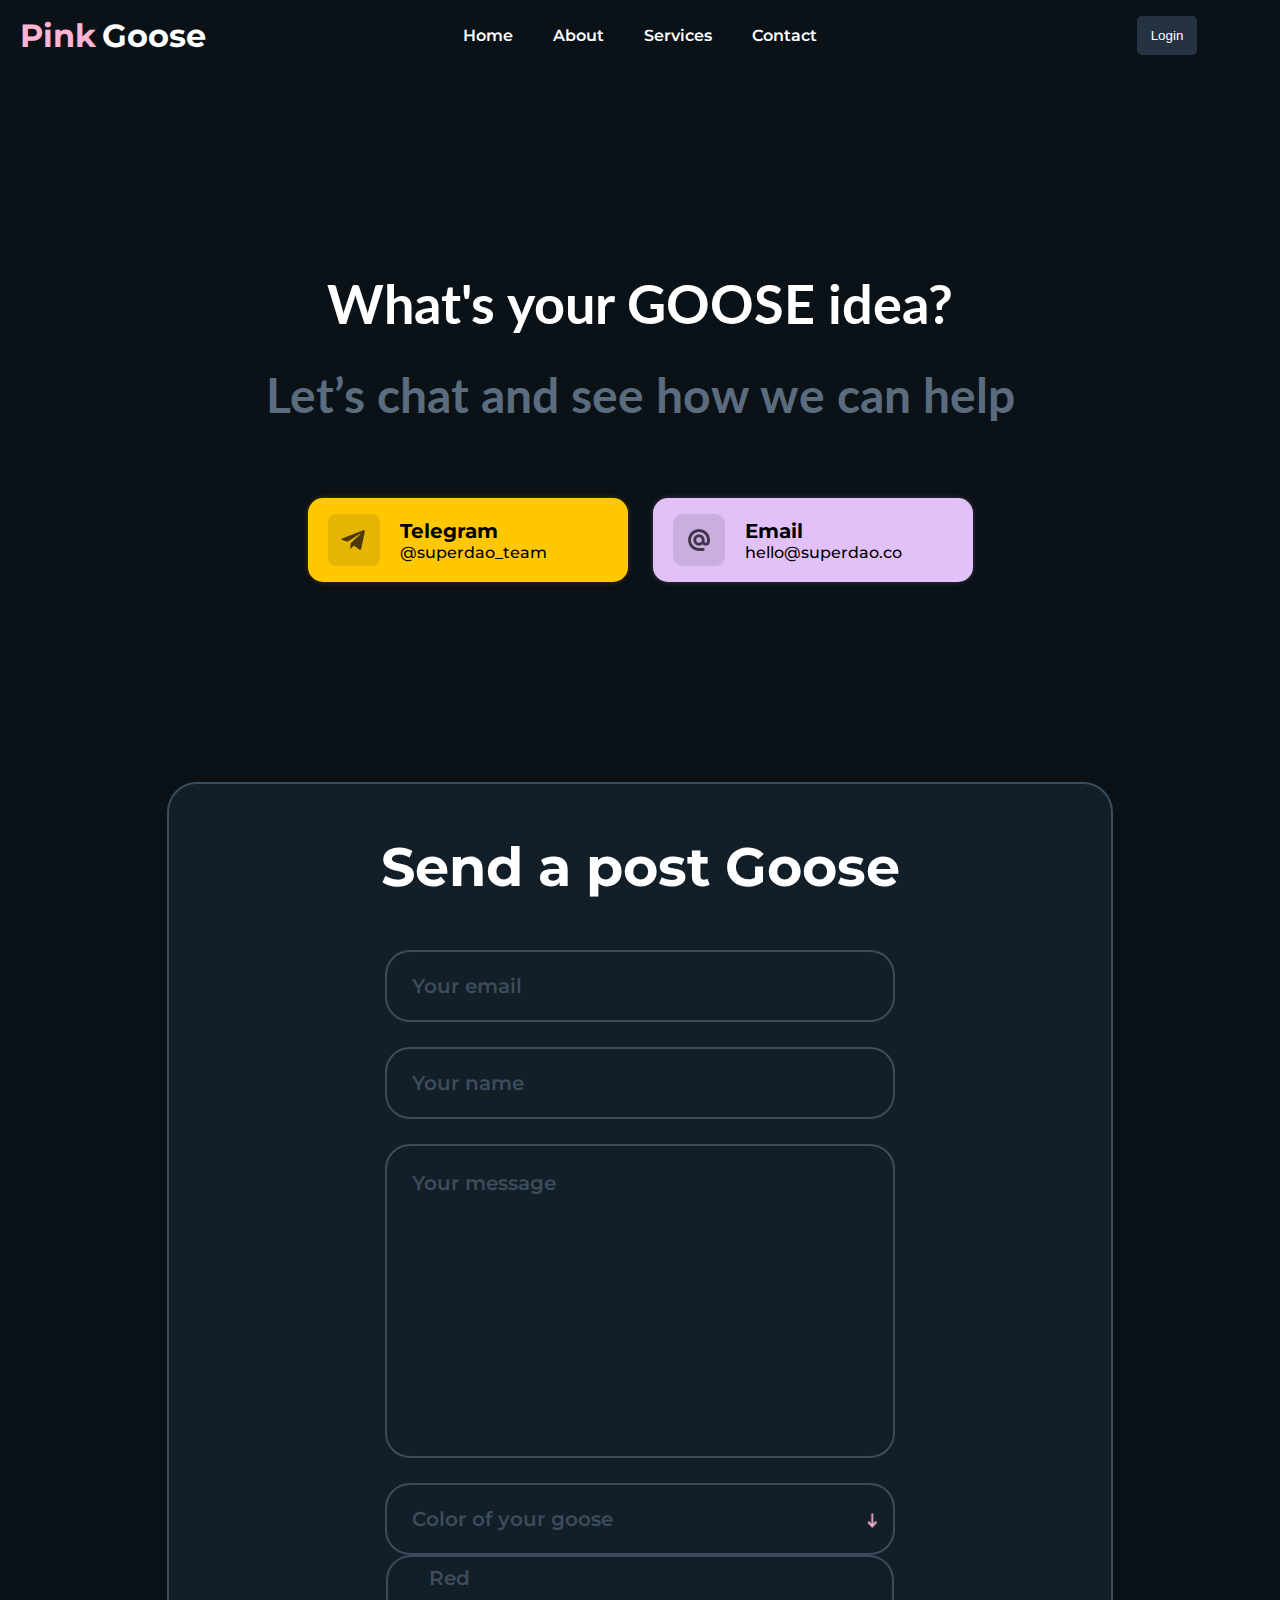
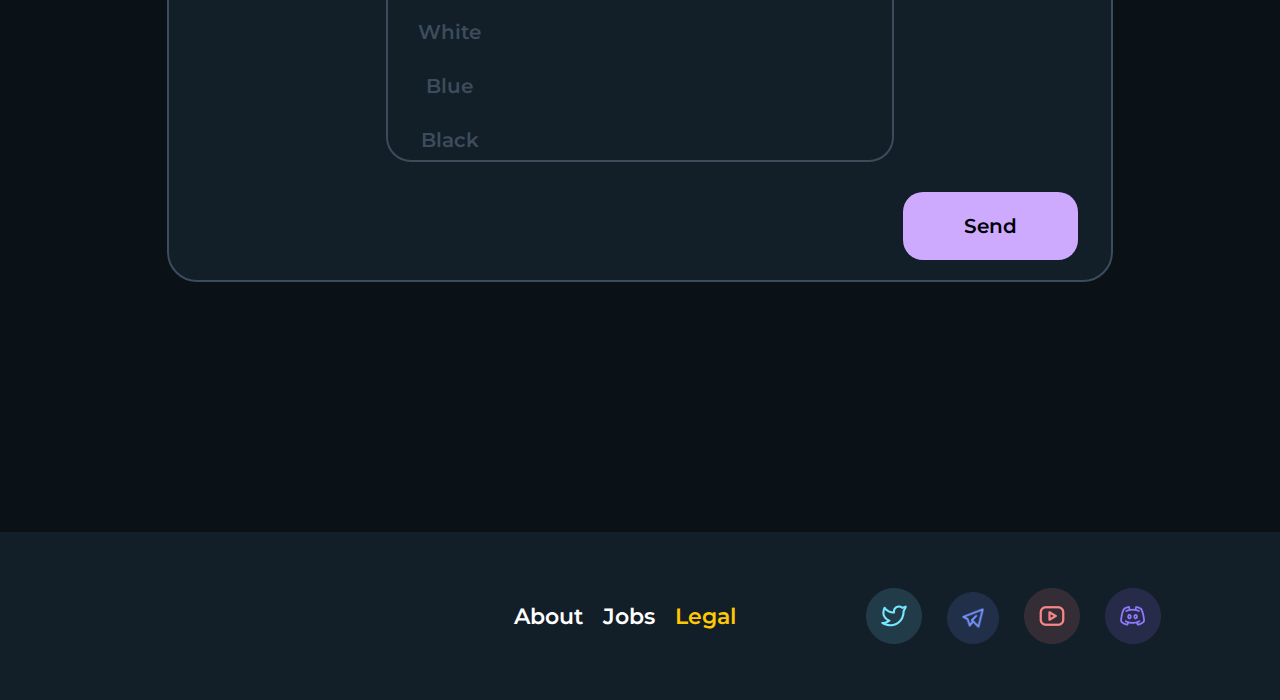
<file: pinkgoose4.html>
<!DOCTYPE html>
<html lang="en">

<head>
    <meta charset="UTF-8">
    <meta name="viewport" content="width=device-width, initial-scale=1.0">
    <title>Pink Goose</title>
    <link rel="stylesheet" href="style.css">
    <style>
        @import url('https://fonts.googleapis.com/css2?family=Montserrat:ital,wght@0,100..900;1,100..900&display=swap');
        @import url('https://fonts.googleapis.com/css2?family=Lato:ital,wght@0,100;0,300;0,400;0,700;0,900;1,100;1,300;1,400;1,700;1,900&family=Montserrat:ital,wght@0,100..900;1,100..900&display=swap');
    </style>
    </style>
</head>

<body>
    <header class="header">
        <h1 class="logo">
            <span class="pink">Pink</span>
            <span class="goose">Goose</span>
        </h1>
        <nav class="navigation">
            <a href="index.html">
                <span class="white-color">Home</span>
            </a>
            <a href="pinkgoose2.html">
                <span class="white-color">About</span>
            </a>
            <a href="pinkgoose3.html">
                <span class="white-color">Services</span>
            </a>
            <a href="pinkgoose4.html">
                <span class="white-color">Contact</span>
            </a>
        </nav>
        <div class="login-container">
            <button class="login-btn">Login</button>
        </div>
    </header>
    <main>
        <div class="footer-container">
            <span class="footer-text1">What's your GOOSE idea?</span>
        </div>
        <div class="footer-container2">
            <span class="footer-text2">Let’s chat and see how we can help</span>
        </div>
        <div class="footer-blokken">
            <div class="footer4-blok1">
                <img src="images/icon/telegram.png" alt="footer-telegram" class="footer-telegram">
                <div class="footer-textblok">
                    <span class="footerblok1-text1">Telegram</span>
                    <span class="footerblok1-text2">@superdao_team</span>
                </div>
            </div>
            <div class="footer4-blok2">
                <img src="images/icon/email.png" alt="footer-email" class="footer-email">
                <div class="footer-textblok1">
                    <span class="footerblok2-text1">Email</span>
                    <span class="footerblok2-text2">hello@superdao.co</span>
                </div>
            </div>
        </div>
        <div class="pinkgoose4-contcontainer">
            <div class="pinkgoose4-maincontainer">
                <span class="pinkgoose4-maintext">Send a post Goose</span>
                <div class="pinkgoose4-container1">
                    <span class="pinkgoose4-container1-text">Your email</span>
                </div>
                <div class="pinkgoose4-container2">
                    <span class="pinkgoose4-container2-text">Your name</span>
                </div>
                <div class="pinkgoose4-container3">
                    <span class="pinkgoose4-container3-text">Your message</span>
                </div>
                <div class="pinkgoose4-container4">
                    <span class="pinkgoose4-container4-text">Color of your goose</span>
                    <img src="images/pinkarrow-down.png" alt="pinkarrow-down" class="pinkarrow-down">
                </div>
                <div class="pinkgoose4-container5">
                    <div class="pinkgoose4-container5-texten">
                        <span class="pinkgoose4-container5-text1">Red</span>
                        <span class="pinkgoose4-container5-text2">White</span>
                        <span class="pinkgoose4-container5-text3">Blue</span>
                        <span class="pinkgoose4-container5-text4">Black</span>
                    </div>
                </div>
                <div class="pinkgoose4-mainbutton">
                    <span class="pinkgoose4-button-text">Send</span>
                </div>
            </div>
        </div>
    </main>
    <footer>
        <div class="footer-container01">
            <div class="footer-container01-texts">
                <span class="footer-container01-texts1">About</span>
                <span class="footer-container01-texts2">Jobs</span>
                <span class="footer-container01-texts3">Legal</span>
            </div>
            <div class="footer-container-socials">
                <img src="images/icon/twitter-icon.png" alt="footer-twitter" class="footer-twitter">
                <img src="images/icon/telegram-icon.png" alt="footer-telegram" class="footer-telegram">
                <img src="images/icon/youtube-icon.png" alt="footer-youtube" class="footer-youtube">
                <img src="images/icon/discord-icon.png" alt="footer-discord" class="footer-discord">
            </div>
        </div>
    </footer>
</body>

</html>
</file>
<file: style.css>
body {
  margin: 0;
  background-color: #0a1117;
  font-family: 'Montserrat', sans-serif;
}

.header {
  display: flex;
  justify-content: space-between;
  align-items: center;
  padding: 16px 20px;
}

.logo {
  display: flex;
  gap: 6px;
  margin: 0;
  font-size: 32px;
  font-weight: 700;
}

.pink {
  color: #FFB4D3;
}

.goose {
  color: #FFFFFF;
}

.navigation {
  display: flex;
  gap: 40px;
  font-family: 'Montserrat', sans-serif;
  font-weight: 600;
}

.white-color {
  color: #FFFFFF;
}

.login-container {
  display: flex;
  height: 39.2px;
  width: 185.93px;
  justify-content: center;
}

.login-btn {
  background-color: #243241;
  color: #FFFFFF;
  padding: 8px 14px;
  border-radius: 5px;
  border: none;
  font-weight: 500;
  cursor: pointer;

}

.main-text {
  color: white;
  text-align: center;
  font-size: 30px;
  font-weight: bold;
  margin-top: 150px;
  font-family: 'Lato', sans-serif;
}

.main-text .dunnetekst {
  font-family: 'Montserrat', sans-serif;
  font-weight: 500;
  font-size: 20px;
}

.Getstarted-button {
  color: #10151A;
  background-color: #CEAAFF;
  font-family: 'Montserrat', sans-serif;
  font-weight: 600;
  cursor: pointer;
  border: none;
  border-radius: 15px;
  font-size: 20px;
  padding: 15px 20px;
  box-shadow: 0px 0px 5px rgba(255, 214, 0, 1);
  margin-top: 2%;
  height: 68px;
  width: 214px;
}

.arrows-down {
  display: flex;
  justify-content: center;
  margin-top: 100px;
}

.flex {
  display: flex;
}

.justifycontent {
  justify-content: center;
  display: flex;
  padding-right: 50%;
}

.main-text2 {
  display: flex;
  align-items: center;
  justify-content: center;
  font-family: "Lato", sans-serif;
  font-weight: bold;
  font-size: 30px;
}

.projects1 {
  display: flex;
  justify-content: center;
  gap: 15px;
  margin-top: 2%;
}

.investment-container {
  display: flex;
  background-color: rgba(24, 38, 50, 1);
  border-radius: 50px;
  width: 224px;
  height: 56px;
}

.investment-dao {
  display: flex;
  color: rgba(255, 180, 211, 1);
  font-family: 'Montserrat', sans-serif;
  font-weight: 600;
  align-items: center;
  justify-content: center;
  padding: 18px 43px;
}

.startup-container {
  display: flex;
  background-color: rgba(24, 38, 50, 1);
  border-radius: 50px;
  width: 184px;
  height: 56px;
}

.startup-dao {
  display: flex;
  color: rgba(255, 194, 76, 1);
  font-family: 'Montserrat', sans-serif;
  font-weight: 600;
  align-items: center;
  justify-content: center;
  padding: 18px 39px;
}

.service-container {
  display: flex;
  background-color: rgba(24, 38, 50, 1);
  border-radius: 50px;
  width: 181px;
  height: 56px;
}

.service-dao {
  display: flex;
  color: rgba(211, 135, 247, 1);
  font-family: 'Montserrat', sans-serif;
  font-weight: 600;
  align-items: center;
  justify-content: center;
  padding: 18px 39px;
}


.community-container {
  display: flex;
  background-color: rgba(24, 38, 50, 1);
  border-radius: 50px;
  width: 228px;
  height: 56px;
}

.community-dao {
  display: flex;
  color: rgba(119, 230, 255, 1);
  font-family: 'Montserrat', sans-serif;
  font-weight: 600;
  align-items: center;
  justify-content: center;
  padding: 18px 44px;
}

.projects2 {
  display: flex;
  justify-content: center;
  gap: 15px;
  margin-top: 1%;
}

.impact-container {
  display: flex;
  background-color: rgba(24, 38, 50, 1);
  border-radius: 50px;
  width: 179px;
  height: 56px;
}

.impact-dao {
  display: flex;
  color: rgba(35, 201, 222, 1);
  font-family: 'Montserrat', sans-serif;
  font-weight: 600;
  align-items: center;
  justify-content: center;
  padding: 18px 38px;
}

.defi-container {
  display: flex;
  background-color: rgba(24, 38, 50, 1);
  border-radius: 50px;
  width: 153px;
  height: 56px;
}

.defi-dao {
  display: flex;
  color: rgba(255, 158, 158, 1);
  font-family: 'Montserrat', sans-serif;
  font-weight: 600;
  align-items: center;
  justify-content: center;
  padding: 18px 36px;
}

.star_more-container {
  display: flex;
  background-color: rgba(24, 38, 50, 1);
  border-radius: 50px;
  width: 130px;
  height: 56px;
}

.more {
  display: flex;
  color: rgba(112, 127, 141, 1);
  font-family: 'Montserrat', sans-serif;
  font-weight: 600;
  align-items: center;
  justify-content: center;
  padding: 18px 5px;
}

.star-dark {
  display: flex;
  height: 16px;
  width: 16px;
  padding: 20px 25px;
}

.gamebox {
  display: flex;
  margin-top: 3%;
  height: 493px;
  width: 1140px;
  margin-left: 12%;
}

.superdao-container {
  width: 404px;
  display: flex;
  justify-content: center;
  align-items: center;
  height: 44px;
  background-color: rgba(255, 180, 211, 1);
  border-radius: 25px;
  margin-left: 535px;
}

.superdao-text {
  display: flex;
  font-family: 'Montserrat', sans-serif;
  font-weight: bold;
  color: rgba(10, 17, 23, 1);
}

.uitleg-text {
  display: flex;
  flex-direction: column;
  align-items: center;
  gap: 20px;
}

.uitleg-text1 {
  font-size: 54px;
  color: rgba(229, 229, 229, 1);
  font-family: 'Lato', sans-serif;
  font-weight: bold;
}

.stars-1 {
  display: flex;
  margin-left: 900px;
  margin-top: 150px;
  width: 76.17px;
  height: 57px;
}

.uitleg-text2 {
  color: rgba(55, 66, 77, 1);
  width: 480px;
  height: 64px;
  font-weight: bold;
  font-size: 53px;
  font-family: 'Lato', sans-serif;
  margin-top: 40px;
}

.uitleg-text3 {
  color: rgba(55, 66, 77, 1);
  width: 684px;
  height: 64px;
  font-weight: bold;
  font-size: 53px;
  font-family: 'Lato', sans-serif;
  ;
}

.uitleg-text4 {
  color: rgba(55, 66, 77, 1);
  width: 278px;
  height: 64px;
  font-weight: bold;
  font-size: 54px;
  font-family: 'Lato', sans-serif;
}

.uitleg-text5 {
  color: rgba(255, 180, 211, 1);
  width: 429px;
  height: 64px;
  font-weight: bold;
  font-size: 53px;
  font-family: 'Lato', sans-serif;
}

.uitleg-text6 {
  color: rgba(55, 66, 77, 1);
  width: 490px;
  height: 64px;
  font-weight: bold;
  font-size: 53px;
  font-family: 'Lato', sans-serif;
}

.uitleg-text7 {
  color: rgba(55, 66, 77, 1);
  width: 607px;
  height: 64px;
  font-weight: bold;
  font-size: 53px;
  font-family: 'Lato', sans-serif;
}

.uitleg-text8 {
  color: rgba(55, 66, 77, 1);
  width: 458px;
  height: 64px;
  font-weight: bold;
  font-size: 53px;
  font-family: 'Lato', sans-serif;
}

.crypto {
  display: flex;
  align-items: center;
  justify-content: space-around;
  margin-top: 150px;
}

.stars-4 {
  height: 53.17px;
  width: 66.96px;
  margin-bottom: 75px;
}

.crypto-headtext {
  font-family: 'Lato', sans-serif;
  font-size: 54px;
  font-weight: bold;
  color: rgba(229, 229, 229, 1);
}

.stars-5 {
  height: 43px;
  width: 55px;
}

.blokken-crypto {
  display: flex;
  justify-content: center;
  gap: 30px;
  margin-top: 50px;
}

.ethereum-container {
  display: flex;
  justify-content: center;
  align-items: center;
  flex-direction: column;
  height: 160px;
  width: 160px;
  border-color: rgba(42, 55, 68, 1);
  background-color: rgba(18, 30, 40, 1);
  border-radius: 30px;
  border-style: solid;
  border-width: 2px;
}

.ethereum-logo {
  display: flex;
  justify-content: center;
  height: 56px;
  width: 56px;
  box-shadow: 0px 4px 8px rgba(121, 147, 249, 1);
  border-radius: 50px;
}


.polygon-container {
  display: flex;
  justify-content: center;
  align-items: center;
  height: 160px;
  width: 160px;
  border-color: rgba(42, 55, 68, 1);
  background-color: rgba(18, 30, 40, 1);
  border-radius: 30px;
  border-style: solid;
  border-width: 2px;
}

.polygon-logo {
  display: flex;
  justify-content: center;
  height: 56px;
  width: 56px;
  box-shadow: 0px 4px 8px rgba(150, 94, 244, 1);
  border-radius: 50px;
}


.gnosis-container {
  display: flex;
  justify-content: center;
  align-items: center;
  height: 160px;
  width: 160px;
  border-color: rgba(42, 55, 68, 1);
  background-color: rgba(18, 30, 40, 1);
  border-radius: 30px;
  border-style: solid;
  border-width: 2px;
}

.gnosis-logo {
  display: flex;
  justify-content: center;
  height: 56px;
  width: 56px;
  box-shadow: 0px 4px 8px rgba(0, 140, 115, 1);
  border-radius: 50px;
}

.snapshot-container {
  display: flex;
  justify-content: center;
  align-items: center;
  height: 160px;
  width: 160px;
  border-color: rgba(42, 55, 68, 1);
  background-color: rgba(18, 30, 40, 1);
  border-radius: 30px;
  border-style: solid;
  border-width: 2px;
}

.snapshot-logo {
  display: flex;
  justify-content: center;
  height: 56px;
  width: 56px;
  box-shadow: 0px 4px 8px rgba(255, 204, 74, 1);
  border-radius: 50px;
}

.ens-container {
  display: flex;
  justify-content: center;
  align-items: center;
  height: 160px;
  width: 160px;
  border-color: rgba(42, 55, 68, 1);
  background-color: rgba(18, 30, 40, 1);
  border-radius: 30px;
  border-style: solid;
  border-width: 2px;
}

.ens-logo {
  display: flex;
  justify-content: center;
  height: 56px;
  width: 56px;
  box-shadow: 0px 4px 8px rgba(160, 159, 254, 1);
  border-radius: 50px;
}

.opensea-container {
  display: flex;
  justify-content: center;
  align-items: center;
  height: 160px;
  width: 160px;
  border-color: rgba(42, 55, 68, 1);
  background-color: rgba(18, 30, 40, 1);
  border-radius: 30px;
  border-style: solid;
  border-width: 2px;
}

.opensea-logo {
  display: flex;
  justify-content: center;
  height: 56px;
  width: 56px;
  box-shadow: 0px 4px 8px rgba(62, 153, 243, 1);
  border-radius: 50px;
}

.module-text {
  color: white;
  margin-top: 20px;
  font-family: 'Montserrat', sans-serif;
  font-weight: 600;
  font-size: 22px;
}

.flexcol {
  display: flex;
  flex-direction: column;
  align-items: center;
}

.help-text {
  display: flex;
  justify-content: center;
  color: white;
  font-family: 'Lato', sans-serif;
  font-weight: bold;
  font-size: 54px;
  margin-top: 250px;
}

.helping-fotos {
  display: flex;
  justify-content: center;
  gap: 25px;
  margin-top: 50px;
}

.persoon-1 {
  border-radius: 50px;
}

.persoon-4 {
  border-radius: 50px;
}

.persoon-2 {
  border-radius: 50px;
}

.persoon-3 {
  border-radius: 50px;
}

.persoon-5 {
  border-radius: 50px;
}

.help-text2 {
  display: flex;
  justify-content: center;
  gap: 25px;
  margin-top: 50px;
}


.success-managers {
  color: white;
  font-size: 40px;
  font-weight: bold;
  font-family: 'Lato', sans-serif;
}

.ster-20 {
  height: 30px;
  width: 30px;
  margin-top: 11px;
}

.knowledge-b {
  color: white;
  font-size: 40px;
  font-weight: bold;
  font-family: 'Lato', sans-serif;
}

.help-text3 {
  display: flex;
  justify-content: center;
  gap: 25px;
  margin-top: 15px;
}

.chat-s {
  color: white;
  font-size: 40px;
  font-weight: bold;
  font-family: 'Lato', sans-serif;
}

.ster-23 {
  height: 30px;
  width: 30px;
  margin-top: 11px;
}

.tutorials {
  color: white;
  font-size: 40px;
  font-weight: bold;
  font-family: 'Lato', sans-serif;
}

.ster-22 {
  height: 30px;
  width: 30px;
  margin-top: 11px;
}

.templates {
  color: white;
  font-size: 40px;
  font-weight: bold;
  font-family: 'Lato', sans-serif;
}

.help-text4 {
  display: flex;
  justify-content: center;
  gap: 25px;
  margin-top: 15px;
}


.scd {
  color: white;
  font-size: 40px;
  font-weight: bold;
  font-family: 'Lato', sans-serif;
}

.ster-21 {
  height: 30px;
  width: 30px;
  margin-top: 11px;
}

.events {
  color: white;
  font-size: 40px;
  font-weight: bold;
  font-family: 'Lato', sans-serif;
}

.help-text5 {
  display: flex;
  justify-content: center;
  gap: 25px;
  margin-top: 15px;
}

.education {
  color: white;
  font-size: 40px;
  font-weight: bold;
  font-family: 'Lato', sans-serif;
}

.ster-24 {
  height: 30px;
  width: 30px;
  margin-top: 11px;
}

.guides {
  color: white;
  font-size: 40px;
  font-weight: bold;
  font-family: 'Lato', sans-serif;
}

.subs {
  display: flex;
  align-items: center;
  justify-content: center;
}

.subs-container {
  height: 390px;
  width: 1140px;
  border-color: rgba(42, 55, 68, 1);
  background-color: rgba(18, 30, 40, 1);
  border-radius: 30px;
  border-style: solid;
  border-width: 2px;
  margin-top: 200px;
}

.weekly-d {
  display: flex;
  justify-content: center;
  color: white;
  font-weight: bolder;
  font-size: 54px;
  font-family: 'Lato', sans-serif;
  margin-top: 64px;
}

.news-text {
  display: flex;
  justify-content: center;
  color: rgba(154, 175, 195, 1);
  font-weight: 600px;
  font-size: 36px;
  font-family: 'Lato', sans-serif;
  margin-top: 30px;
}

.subs-row {
  display: flex;
  justify-content: center;
  align-items: center;
  gap: 20px;
  margin-top: 50px;
}

.subsmail-container {
  display: flex;
  justify-content: center;
  background-color: rgba(18, 30, 40, 1);
  height: 68px;
  width: 506px;
  border-color: rgba(42, 55, 68, 1);
  border-radius: 20px;
  border-style: solid;
  border-width: 2px;

}

.subsmail-text {
  display: flex;
  align-items: center;
  color: rgba(61, 76, 91, 1);
  font-size: 20px;
  font-family: 'Montserrat', sans-serif;
  margin-right: 350px;
}

.register-container {
  display: flex;
  height: 68px;
  width: 175px;
  background-color: rgba(206, 170, 255, 1);
  border-radius: 20px;
}

.register-text {
  display: flex;
  align-items: center;
  justify-content: center;
  font-size: 20px;
  font-weight: 900px;
  color: black;
  margin-left: 39px;

}

.press-container {
  display: flex;
  align-items: space-between;
  margin-left: 190px;
  gap: 75px;
}

.press {
  color: white;
  font-family: 'Lato', sans-serif;
  font-weight: bold;
  font-size: 54px;
  margin-top: 250px;
}

.ster-2 {
  display: flex;
  justify-content: center;
  align-items: center;
  height: 59px;
  width: 58px;
  margin-top: 200px;
}

.arrow-text {
  font-size: 22px;
  font-weight: bold;
  font-family: 'Montserrat', sans-serif;
  color: rgba(131, 149, 167, 1);
  margin-left: 700px;
  margin-top: 280px;
}

.light-arrow {
  height: 15px;
  width: 40px;
  margin-top: 270px;
}

.container-press {
  display: flex;
  justify-content: center;
  align-items: center;
  margin-top: 100px;
  gap: 25px;
}

.press-container1 {
  background-color: rgba(119, 230, 255, 1);
  width: 361px;
  height: 382px;
  border-radius: 20px;
}

.dcrypt-foto1 {
  display: flex;
  padding-left: 25px;
  padding-top: 25px;
  width: 120px;
  height: 39.92px;
}

.dcrypt-text1 {
  display: flex;
  justify-content: center;
  align-items: center;
  padding: 30px;
  color: black;
  font-size: 22px;
  font-family: 'Montserrat', sans-serif;
  font-weight: bold;
}

.dcrypt-text1-1 {
  display: flex;
  justify-content: center;
  align-items: center;
  padding: 10px;
  color: black;
  font-size: 17px;
  font-family: 'Montserrat', sans-serif;
  font-weight: 600;
}

.dcrypt-readarrow1 {
  margin-top: 35px;
  margin-left: 45px;
}

.dcrypt-read1 {
  color: black;
  font-weight: bold;
  font-size: 16px;
}

.press-container2 {
  background-color: rgba(226, 193, 249, 1);
  width: 361px;
  height: 382px;
  border-radius: 20px;
}

.dcrypt-foto2 {
  display: flex;
  padding-left: 25px;
  padding-top: 35px;
  height: 22.3px;
  width: 140px;
}

.dcrypt-text2 {
  display: flex;
  justify-content: center;
  align-items: center;
  padding: 30px;
  color: black;
  font-size: 22px;
  font-family: 'Montserrat', sans-serif;
  font-weight: bold;
}

.dcrypt-text2-1 {
  display: flex;
  justify-content: center;
  align-self: center;
  padding: 10px;
  color: black;
  font-size: 17px;
  font-family: 'Montserrat', sans-serif;
  font-weight: 600;
}

.dcrypt-readarrow2 {
  margin-top: 27px;
  margin-left: 45px;
}

.dcrypt-read2 {
  color: black;
  font-weight: bold;
  font-size: 16px;
}

.press-container3 {
  background-color: rgba(219, 226, 104, 1);
  width: 361px;
  height: 382px;
  border-radius: 20px;
}

.dcrypt-foto3 {
  display: flex;
  padding-left: 25px;
  padding-top: 35px;
  height: 22.3px;
  width: 140px;
}

.dcrypt-text3 {
  display: flex;
  justify-content: center;
  align-items: center;
  padding: 30px;
  color: black;
  font-size: 22px;
  font-family: 'Montserrat', sans-serif;
  font-weight: bold;
}

.dcrypt-text3-1 {
  display: flex;
  justify-content: center;
  align-self: center;
  padding: 10px;
  color: black;
  font-size: 17px;
  font-family: 'Montserrat', sans-serif;
  font-weight: 600;
}

.dcrypt-readarrow3 {
  margin-top: 50px;
  margin-left: 45px;
}

.dcrypt-read3 {
  color: black;
  font-weight: bold;
  font-size: 16px;
}

.podcast-ster {
  width: 61px;
  height: 54.17px;
  margin-top: 200px;
  margin-left: 100px;
}

.podcastmain-text {
  font-family: 'Lato', sans-serif;
  font-weight: bold;
  font-size: 54px;
  color: white;
  margin-left: 185px;
  margin-top: 250px;
}


.podcast-arrowtext {
  font-size: 22px;
  font-weight: bold;
  font-family: 'Montserrat', sans-serif;
  color: rgba(131, 149, 167, 1);
  margin-left: 700px;
  margin-top: 280px;
}

.podcast-arrowicon {
  height: 15px;
  width: 40px;
  margin-top: 270px;
}

.podcasts-container {
  display: flex;
  align-items: space-between;
  margin-left: 50px;
  gap: 75px;
}

.podcast {
  color: white;
  font-family: 'Lato', sans-serif;
  font-weight: bold;
  font-size: 54px;
  margin-top: 250px;
}

.ster-3 {
  display: flex;
  justify-content: center;
  align-items: center;
  height: 54.17px;
  width: 61px;
  margin-top: 200px;
}

.arrow-textpodcast {
  font-size: 22px;
  font-weight: bold;
  font-family: 'Montserrat', sans-serif;
  color: rgba(131, 149, 167, 1);
  margin-left: 750px;
  margin-top: 290px;
}

.light-arrowpodcast {
  height: 15px;
  width: 40px;
  margin-top: 280px;
}

.podcast-blokken {
  display: flex;
  justify-content: center;
  align-items: center;
  margin-top: 100px;
  gap: 25px;
}

.podcast-blok1 {
  height: 334px;
  width: 361px;
  background-color: rgba(18, 30, 40, 1);
  border-color: rgba(42, 55, 68, 1);
  border-radius: 20px;
  border-style: solid;
  border-width: 2px;
}

.img1 {
  height: 50px;
  width: 50px;
  margin-left: 40px;
  margin-top: 20px;
  border-radius: 10px;
  border-color: rgba(42, 55, 68, 1);
  border-width: 2px;
  border-style: solid;
}

.pomp-podcasttext1 {
  display: flex;
  justify-content: center;
  align-items: center;
  font-size: 20px;
  font-weight: bold;
  font-family: 'Montserrat', sans-serif;
  color: white;
  margin-top: 25px;
}

.pomp-podcasttext2 {
  display: flex;
  justify-content: center;
  align-items: center;
  font-size: 17px;
  font-weight: 600;
  font-family: 'Montserrat', sans-serif;
  color: rgba(226, 226, 226, 1);
  margin-top: 25px;
  margin-right: 72px;
}

.podcast-listen-arrow {
  margin-top: 75px;
  margin-left: 45px;
}

.podcast-listenarrow {
  color: white;
  font-weight: bold;
  font-size: 16px;
}

.podcast-blok2 {
  height: 334px;
  width: 361px;
  background-color: rgba(18, 30, 40, 1);
  border-color: rgba(42, 55, 68, 1);
  border-radius: 20px;
  border-style: solid;
  border-width: 2px;
}

.img2 {
  height: 50px;
  width: 50px;
  margin-left: 30px;
  margin-top: 25px;
  border-radius: 10px;

}

.unstop-podcasttext1 {
  display: flex;
  justify-content: center;
  align-items: center;
  font-size: 20px;
  font-weight: bold;
  font-family: 'Montserrat', sans-serif;
  color: white;
  margin-top: 25px;
}

.unstop-podcasttext2 {
  display: flex;
  justify-content: center;
  align-items: center;
  font-size: 17px;
  font-weight: 600;
  font-family: 'Montserrat', sans-serif;
  color: rgba(226, 226, 226, 1);
  margin-top: 25px;
  margin-right: 72px;
}

.podcast-watch-arrow {
  margin-top: 55px;
  margin-left: 45px;
}

.podcast-watcharrow {
  color: white;
  font-weight: bold;
  font-size: 16px;
}

.podcast-blok3 {
  height: 334px;
  width: 361px;
  background-color: rgba(18, 30, 40, 1);
  border-color: rgba(42, 55, 68, 1);
  border-radius: 20px;
  border-style: solid;
  border-width: 2px;
}

.img3 {
  height: 50px;
  width: 50px;
  margin-left: 30px;
  margin-top: 25px;
  border-radius: 10px;
}

.zima-podcasttext1 {
  display: flex;
  justify-content: center;
  align-items: center;
  font-size: 20px;
  font-weight: bold;
  font-family: 'Montserrat', sans-serif;
  color: white;
  margin-top: 25px;
}

.zima-podcasttext2 {
  display: flex;
  justify-content: center;
  align-items: center;
  font-size: 17px;
  font-weight: 600;
  font-family: 'Montserrat', sans-serif;
  color: rgba(226, 226, 226, 1);
  margin-top: 25px;
  margin-right: 105px;
}

.podcast-listen-arrowzima {
  margin-top: 75px;
  margin-left: 45px;
}

.podcast-listenarrowzima {
  color: white;
  font-weight: bold;
  font-size: 16px;
}

.ster-middencont {
  display: flex;
  justify-content: center;
  align-items: center;
  margin-top: 200px;
}

.ster-midden {
  height: 88px;
  width: 77px;
}

.footer-container {
  display: flex;
  justify-content: center;
  align-items: center;
  margin-top: 200px;
}

.footer-text1 {
  font-family: 'Lato', sans-serif;
  font-weight: bold;
  font-size: 54px;
  color: white;
}

.footer-container2 {
  display: flex;
  justify-content: center;
  align-items: center;
  margin-top: 30px;
}

.footer-text2 {
  font-family: 'Lato', sans-serif;
  font-weight: bold;
  font-size: 48px;
  color: rgba(90, 108, 126, 1);
}

.footer-blokken {
  display: flex;
  justify-content: center;
  align-items: center;
  gap: 25px;
  margin-top: 75px;
}

.footer-blok1 {
  display: flex;
  align-items: center;
  gap: 20px;
  background-color: rgba(77, 55, 5, 1);
  border-radius: 15px;
  height: 84px;
  width: 280px;
  padding: 0 20px;
  box-shadow: 0px 0px 5px rgba(255, 200, 3, 1);
}

.footer-telegram {
  height: 52px;
  width: 52px;
}

.footer-textblok {
  display: flex;
  flex-direction: column;
  justify-content: center;
}

.footerblok1-text1 {
  font-family: 'Montserrat', sans-serif;
  font-weight: 700;
  font-size: 20px;
  color: black;
  line-height: 1.2;
}

.footerblok1-text2 {
  font-family: 'Montserrat', sans-serif;
  font-weight: 500;
  font-size: 16px;
  color: black;
}

.footer-blok2 {
  display: flex;
  align-items: center;
  gap: 20px;
  background-color: rgba(64, 53, 75, 1);
  border-radius: 15px;
  height: 84px;
  width: 280px;
  padding: 0 20px;
  box-shadow: 0px 0px 5px rgba(0, 0, 0, 1);
}

.footer-email {
  height: 52px;
  width: 52px;
}

.footer-textblok1 {
  display: flex;
  flex-direction: column;
  justify-content: center;
}

.footerblok2-text1 {
  font-family: 'Montserrat', sans-serif;
  font-weight: 700;
  font-size: 20px;
  color: black;
  line-height: 1.2;
}

.footerblok2-text2 {
  font-family: 'Montserrat', sans-serif;
  font-weight: 500;
  font-size: 16px;
  color: black;
}

.footer-container01 {
  display: flex;
  justify-content: center;
  align-items: center;
  background-color: rgba(18, 30, 40, 1);
  height: 168px;
  margin-top: 250px;

}

.footer-container01-texts {
  display: flex;
  justify-content: center;
  align-items: center;
  gap: 20px;
}

.footer-container01-texts1 {
  color: white;
  font-size: 22px;
  font-weight: 600;
  font-family: 'Montserrat', sans-serif;
  margin-left: 275px;
}

.footer-container01-texts2 {
  color: white;
  font-size: 22px;
  font-weight: 600;
  font-family: 'Montserrat', sans-serif;
}

.footer-container01-texts3 {
  color: rgba(255, 200, 3, 1);
  font-size: 22px;
  font-weight: 600;
  font-family: 'Montserrat', sans-serif;
}

.footer-container-socials {
  display: flex;
  justify-content: center;
  align-items: flex-end;
  gap: 25px;
  height: 56px;
  width: 56px;
  margin-left: 250px;
}

.footer4-blok1 {
  display: flex;
  align-items: center;
  gap: 20px;
  background-color: rgba(255, 200, 3, 1);
  border-radius: 15px;
  height: 84px;
  width: 280px;
  padding: 0 20px;
  box-shadow: 0px 0px 5px rgba(77, 55, 5, 1);
}

.footer4-blok2 {
  display: flex;
  align-items: center;
  gap: 20px;
  background-color: rgba(226, 193, 249, 1);
  border-radius: 15px;
  height: 84px;
  width: 280px;
  padding: 0 20px;
  box-shadow: 0px 0px 5px rgba(64, 53, 75, 1);
}

.pinkgoose4-contcontainer {
  display: flex;
  justify-content: center;
  align-items: center;
}

.pinkgoose4-maincontainer {
  display: flex;
  align-items: center;
  flex-direction: column;
  height: 1096px;
  width: 942px;
  background-color: rgba(18, 30, 40, 1);
  border-color: rgba(61, 76, 91, 1);
  border-radius: 30px;
  border-style: solid;
  border-width: 2px;
  margin-top: 200px;
}

.pinkgoose4-maintext {
  display: flex;
  align-items: center;
  justify-content: center;
  color: white;
  font-weight: bold;
  font-size: 54px;
  font-family: 'Montserrat', sans-serif;
  margin-top: 50px;
}

.pinkgoose4-container1 {
  display: flex;
  align-items: center;
  border-radius: 25px;
  border-style: solid;
  border-width: 2px;
  margin-top: 50px;
  background-color: rgba(18, 30, 40, 1);
  border-color: rgba(61, 76, 91, 1);
  height: 68px;
  width: 506px;
}

.pinkgoose4-container1-text {
  color: rgba(61, 76, 91, 1);
  font-size: 20px;
  font-family: 'Montserrat', sans-serif;
  font-weight: 600;
  margin-left: 25px;
}

.pinkgoose4-container2 {
  display: flex;
  align-items: center;
  border-radius: 25px;
  border-style: solid;
  border-width: 2px;
  margin-top: 25px;
  background-color: rgba(18, 30, 40, 1);
  border-color: rgba(61, 76, 91, 1);
  height: 68px;
  width: 506px;
}

.pinkgoose4-container2-text {
  color: rgba(61, 76, 91, 1);
  font-size: 20px;
  font-family: 'Montserrat', sans-serif;
  font-weight: 600;
  margin-left: 25px;
}

.pinkgoose4-container3 {
  display: flex;
  align-items: start;
  border-radius: 25px;
  border-style: solid;
  border-width: 2px;
  margin-top: 25px;
  background-color: rgba(18, 30, 40, 1);
  border-color: rgba(61, 76, 91, 1);
  height: 310px;
  width: 506px;
}

.pinkgoose4-container3-text {
  color: rgba(61, 76, 91, 1);
  font-size: 20px;
  font-family: 'Montserrat', sans-serif;
  font-weight: 600;
  margin-left: 25px;
  margin-top: 25px;
}

.pinkgoose4-container4 {
  display: flex;
  align-items: center;
  border-radius: 25px;
  border-style: solid;
  border-width: 2px;
  margin-top: 25px;
  background-color: rgba(18, 30, 40, 1);
  border-color: rgba(61, 76, 91, 1);
  height: 68px;
  width: 506px;
}

.pinkgoose4-container4-text {
  color: rgba(61, 76, 91, 1);
  font-size: 20px;
  font-family: 'Montserrat', sans-serif;
  font-weight: 600;
  margin-left: 25px;
}

.pinkarrow-down {
  height: 20px;
  width: 20px;
  margin-left: 250px;
}

.pinkgoose4-container5 {
  display: flex;
  align-items: center;
  border-radius: 25px;
  border-style: solid;
  border-width: 2px;
  background-color: rgba(18, 30, 40, 1);
  border-color: rgba(61, 76, 91, 1);
  height: 203px;
  width: 504px;
}

.pinkgoose4-container5-texten {
  display: flex;
  align-items: center;
  flex-direction: column;
  margin-left: 5px;
  row-gap: 30px;
}

.pinkgoose4-container5-text1 {
  color: rgba(61, 76, 91, 1);
  font-size: 20px;
  font-family: 'Montserrat', sans-serif;
  font-weight: 600;
  margin-left: 25px;
}

.pinkgoose4-container5-text2 {
  color: rgba(61, 76, 91, 1);
  font-size: 20px;
  font-family: 'Montserrat', sans-serif;
  font-weight: 600;
  margin-left: 25px;
}

.pinkgoose4-container5-text3 {
  color: rgba(61, 76, 91, 1);
  font-size: 20px;
  font-family: 'Montserrat', sans-serif;
  font-weight: 600;
  margin-left: 25px;
}

.pinkgoose4-container5-text4 {
  color: rgba(61, 76, 91, 1);
  font-size: 20px;
  font-family: 'Montserrat', sans-serif;
  font-weight: 600;
  margin-left: 25px;
}

.pinkgoose4-mainbutton {
  display: flex;
  align-items: center;
  justify-content: center;
  background-color: rgba(206, 170, 255, 1);
  height: 68px;
  width: 175px;
  border-radius: 20px;
  cursor: pointer;
  margin-top: 30px;
  margin-left: 700px;
}

.pinkgoose4-button-text {
  font-size: 20px;
  font-weight: 600;
  font-family: 'Montserrat', sans-serif;
}

a {
  text-decoration: none;
}

.main2-text2 {
  display: flex;
  align-items: center;
  justify-content: center;
  font-family: 'Lato', sans-serif;
  font-weight: bold;
  font-size: 54px;
  color: white;
}

.flex2justifycontent2 {
  display: flex;
  margin-top: 200px;
  margin-left: 250px;
}


.pinkgoose3-blokken-tekst {
  display: flex;
  align-items: center;
  justify-content: center;
  color: white;
  font-size: 54px;
  font-weight: bold;
  font-family: 'Lato', sans-serif;
  margin-top: 100px;
}


.pinkgoose3-blokken {
  display: flex;
  justify-content: center;
  align-items: center;
  gap: 50px;
}

.pinkgoose3-blok1 {
  background-color: rgba(255, 180, 211, 1);
  height: 334px;
  width: 352px;
  border-radius: 25px;
  margin-top: 150px;
}

.pinkgoose3-team1 {
  display: flex;
  align-items: center;
  justify-content: center;
  height: 160px;
  width: 160px;
  border-radius: 25px;
  margin-left: 90px;
  margin-top:25px;
}

.pinkgoose3-name {
  display: flex;
  justify-content: center;
  align-items: start;
}

.pinkgoose3-team1-name {
  color: black;
  font-family: 'Montserrat', sans-serif;
  font-weight: bold;
  font-size: 22px;
  margin-top: 25px;
  margin-right: 150px;
}

.pinkgoose3-team1-text {
  color: black;
  font-family: 'Montserrat', sans-serif;
  font-weight: 600;
  font-size: 17px;
  margin-top: 25px;
  margin-left: 45px
}

.pinkgoose3-contact1 {
  color: black;
  font-family: 'Montserrat', sans-serif;
  font-weight: bold;
  font-size: 17px;
  margin-left: 150px;
}

.pinkgoose3-blok2 {
  background-color: rgba(255, 180, 211, 1);
  height: 334px;
  width: 352px;
  border-radius: 25px;
  margin-top: 150px;
}

.pinkgoose3-team2 {
  display: flex;
  align-items: center;
  justify-content: center;
  height: 160px;
  width: 160px;
  border-radius: 25px;
  margin-left: 90px;
  margin-top:25px;
}

.pinkgoose3-name1 {
  display: flex;
  justify-content: center;
  align-items: start;
}

.pinkgoose3-team1-name1 {
  color: black;
  font-family: 'Montserrat', sans-serif;
  font-weight: bold;
  font-size: 22px;
  margin-top: 25px;
  margin-right: 150px;
}

.pinkgoose3-team1-text1 {
  color: black;
  font-family: 'Montserrat', sans-serif;
  font-weight: 600;
  font-size: 17px;
  margin-top: 25px;
  margin-left: 45px
}

.pinkgoose3-contact2 {
  color: black;
  font-family: 'Montserrat', sans-serif;
  font-weight: bold;
  font-size: 17px;
  margin-left: 150px;
} 

.pinkgoose3-blok3 {
  background-color: rgba(255, 180, 211, 1);
  height: 334px;
  width: 352px;
  border-radius: 25px;
  margin-top: 150px;
}

.pinkgoose3-team3 {
  display: flex;
  align-items: center;
  justify-content: center;
  height: 160px;
  width: 160px;
  border-radius: 25px;
  margin-left: 90px;
  margin-top:25px;
}

.pinkgoose3-name2 {
  display: flex;
  justify-content: center;
  align-items: start;
}

.pinkgoose3-team1-name2 {
  color: black;
  font-family: 'Montserrat', sans-serif;
  font-weight: bold;
  font-size: 22px;
  margin-top: 25px;
  margin-right: 150px;
}

.pinkgoose3-team1-text2 {
  color: black;
  font-family: 'Montserrat', sans-serif;
  font-weight: 600;
  font-size: 17px;
  margin-top: 25px;
  margin-left: 27px
}

.pinkgoose3-contact3 {
  color: black;
  font-family: 'Montserrat', sans-serif;
  font-weight: bold;
  font-size: 17px;
  margin-left: 150px;
}
</file>
